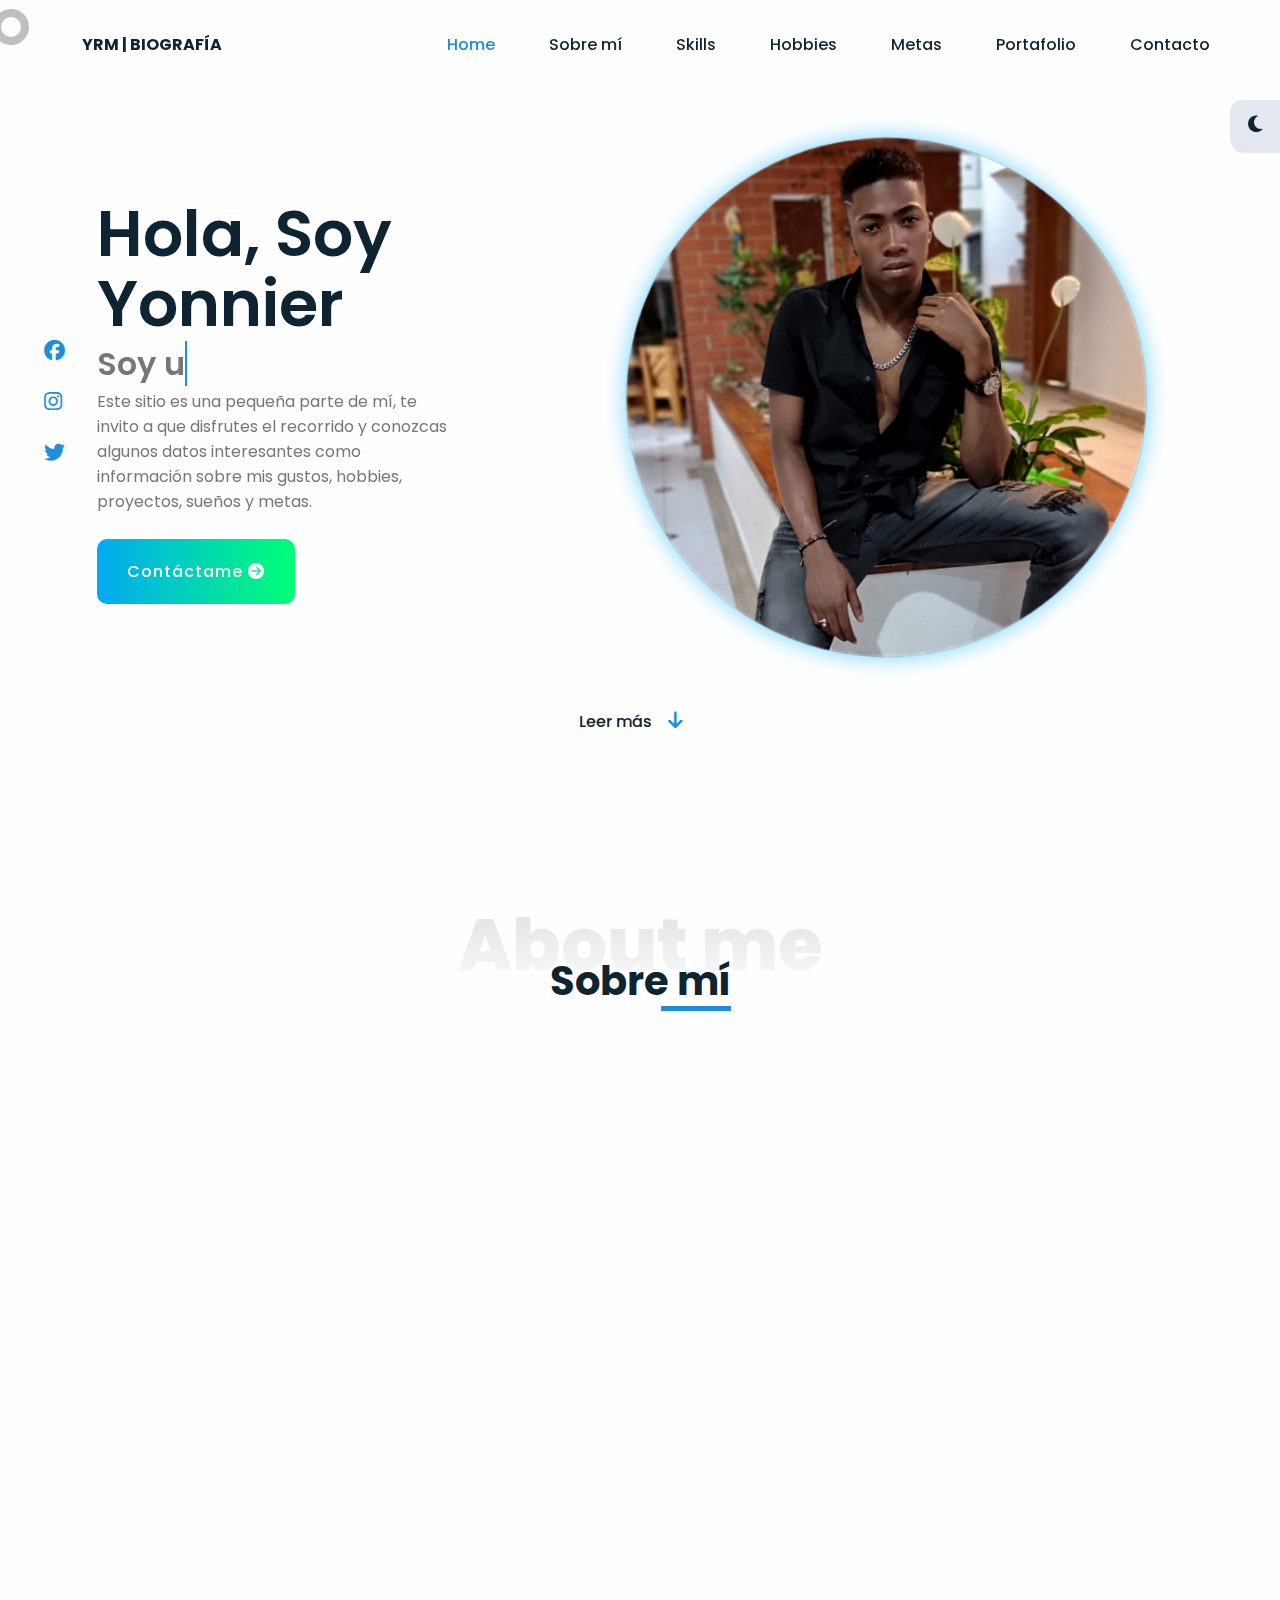
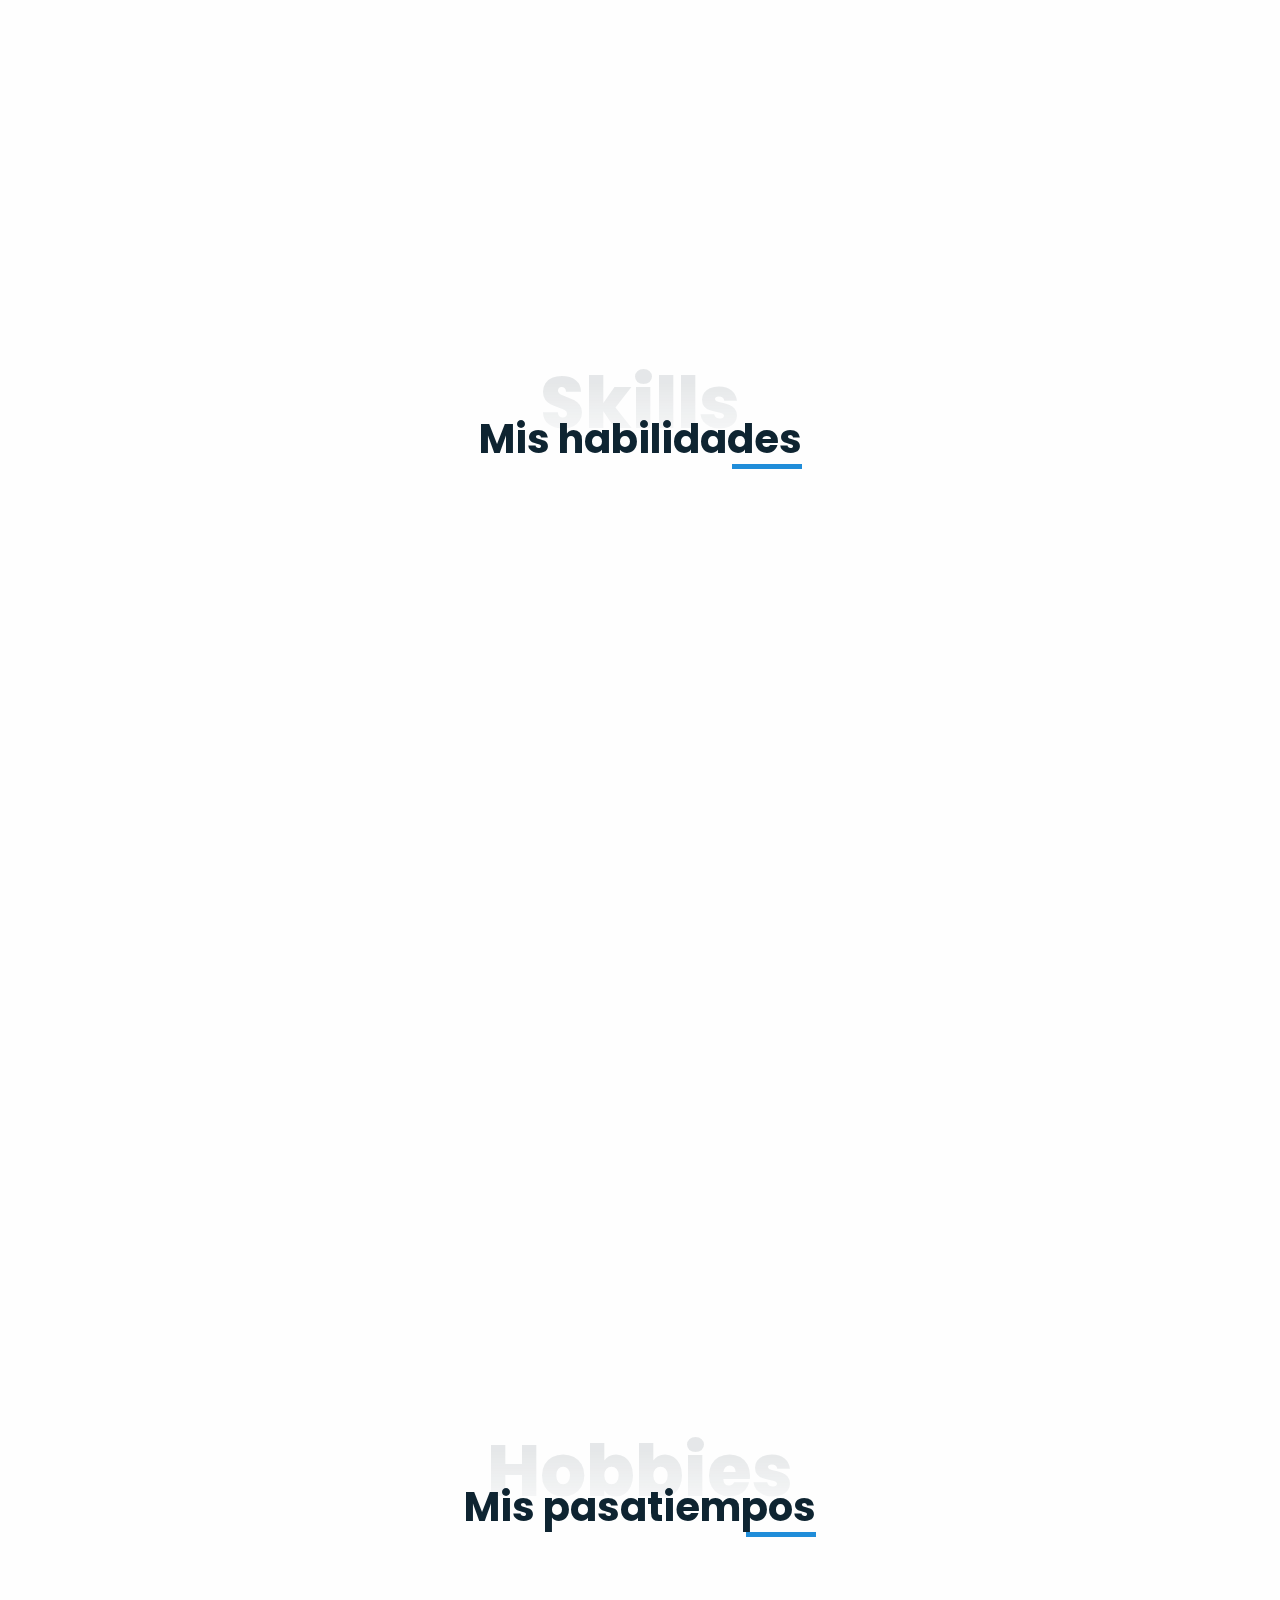
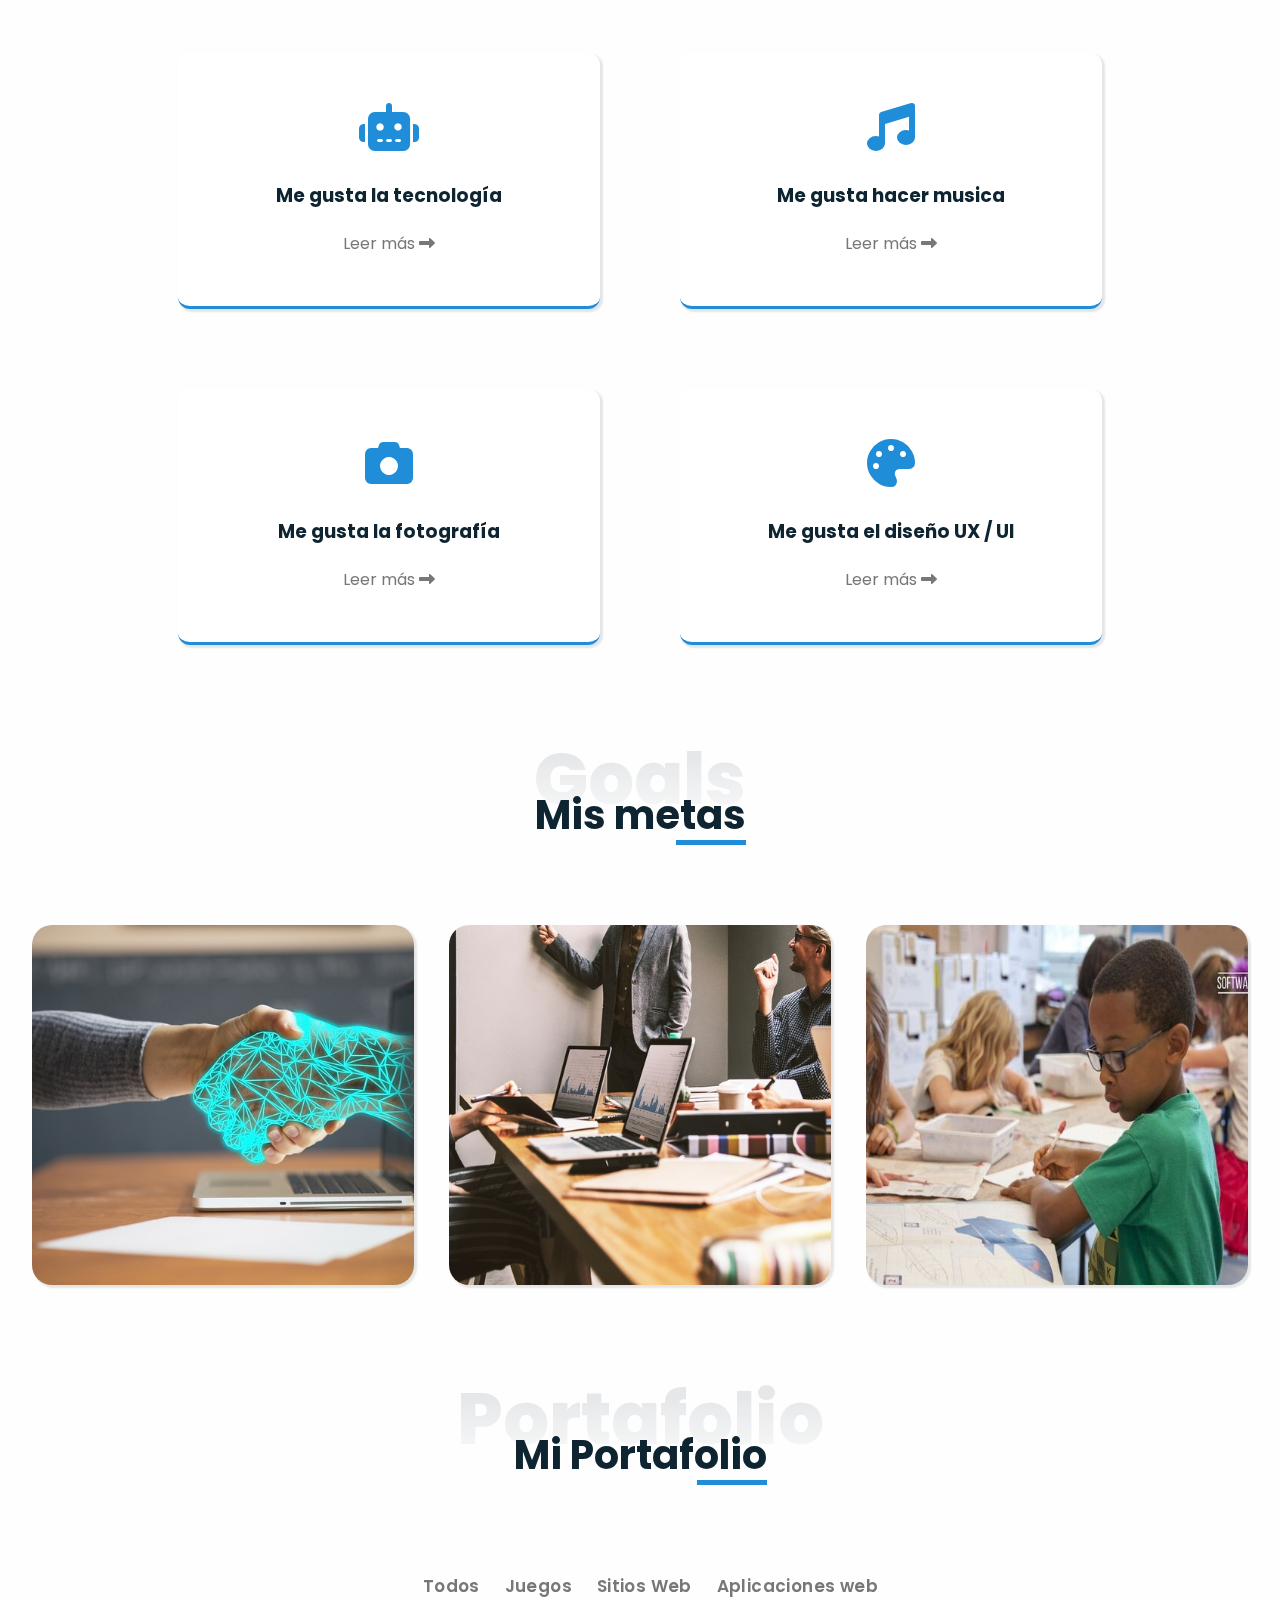
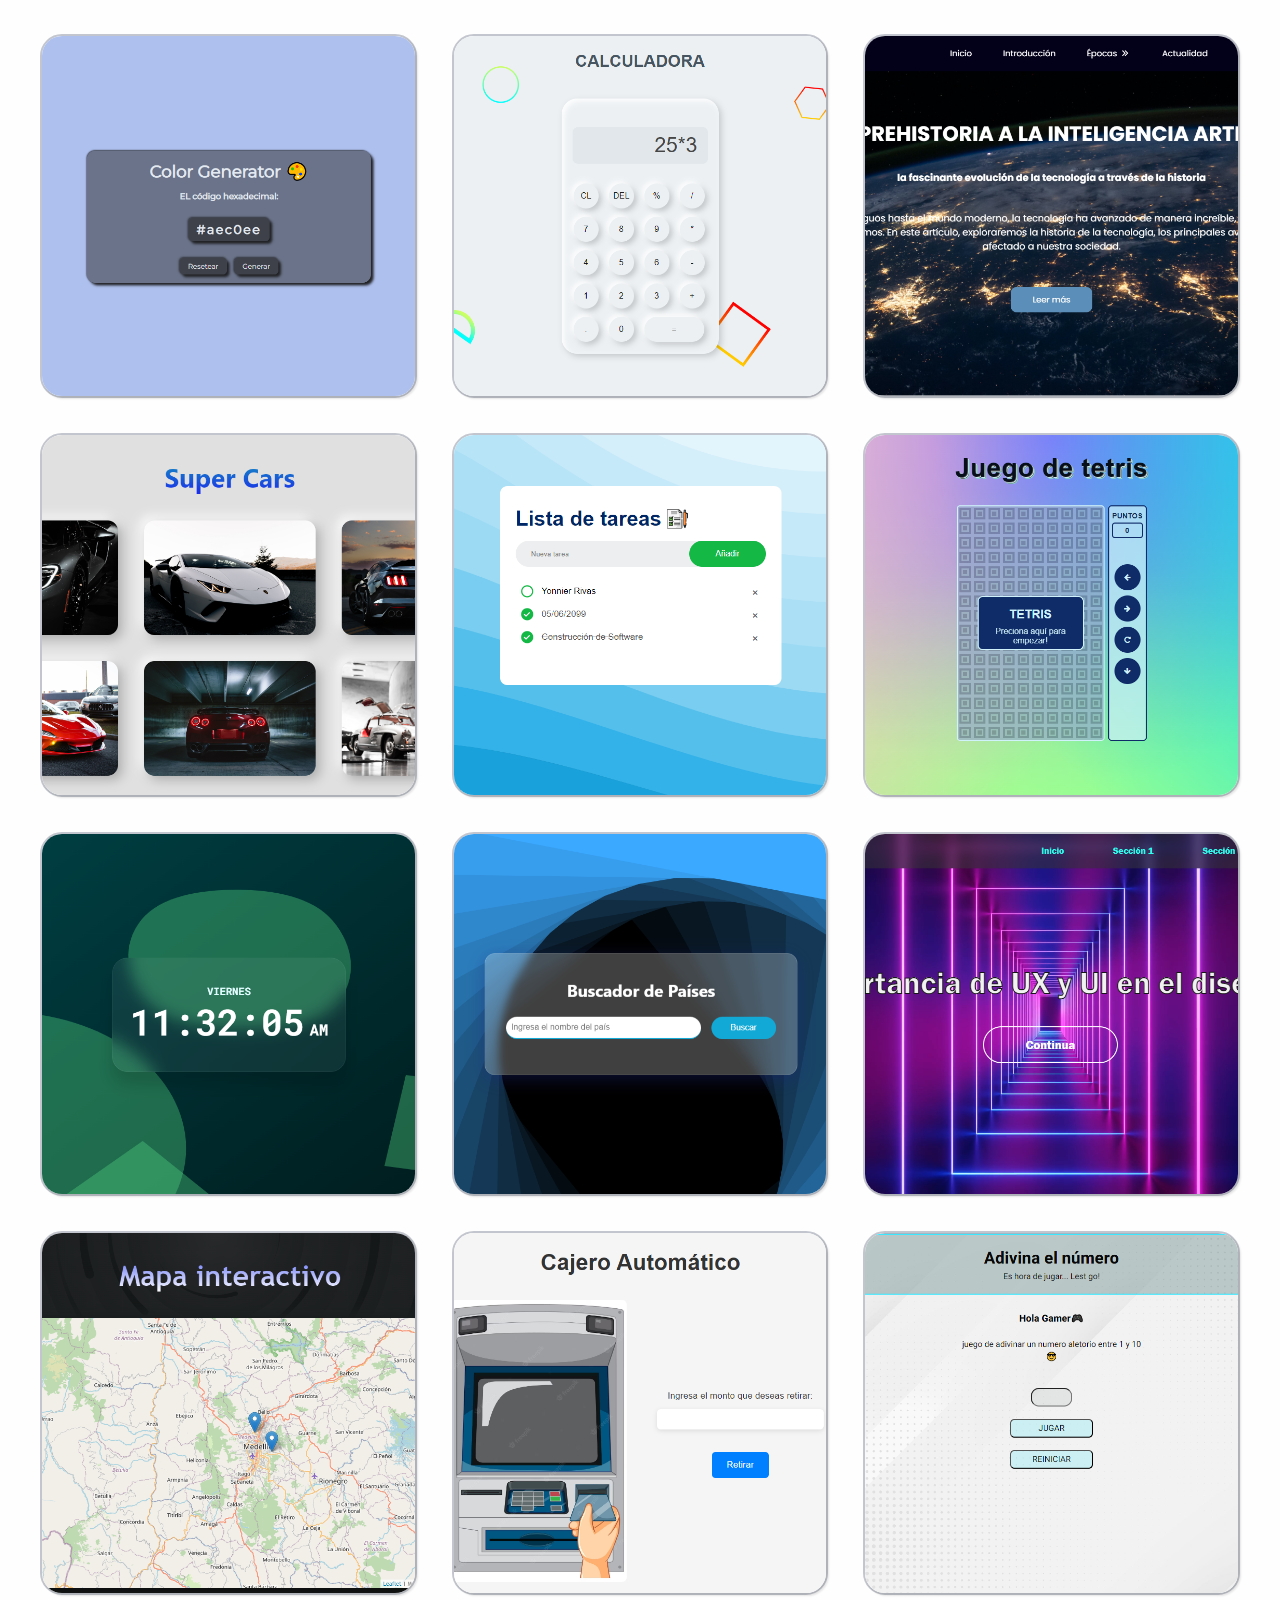
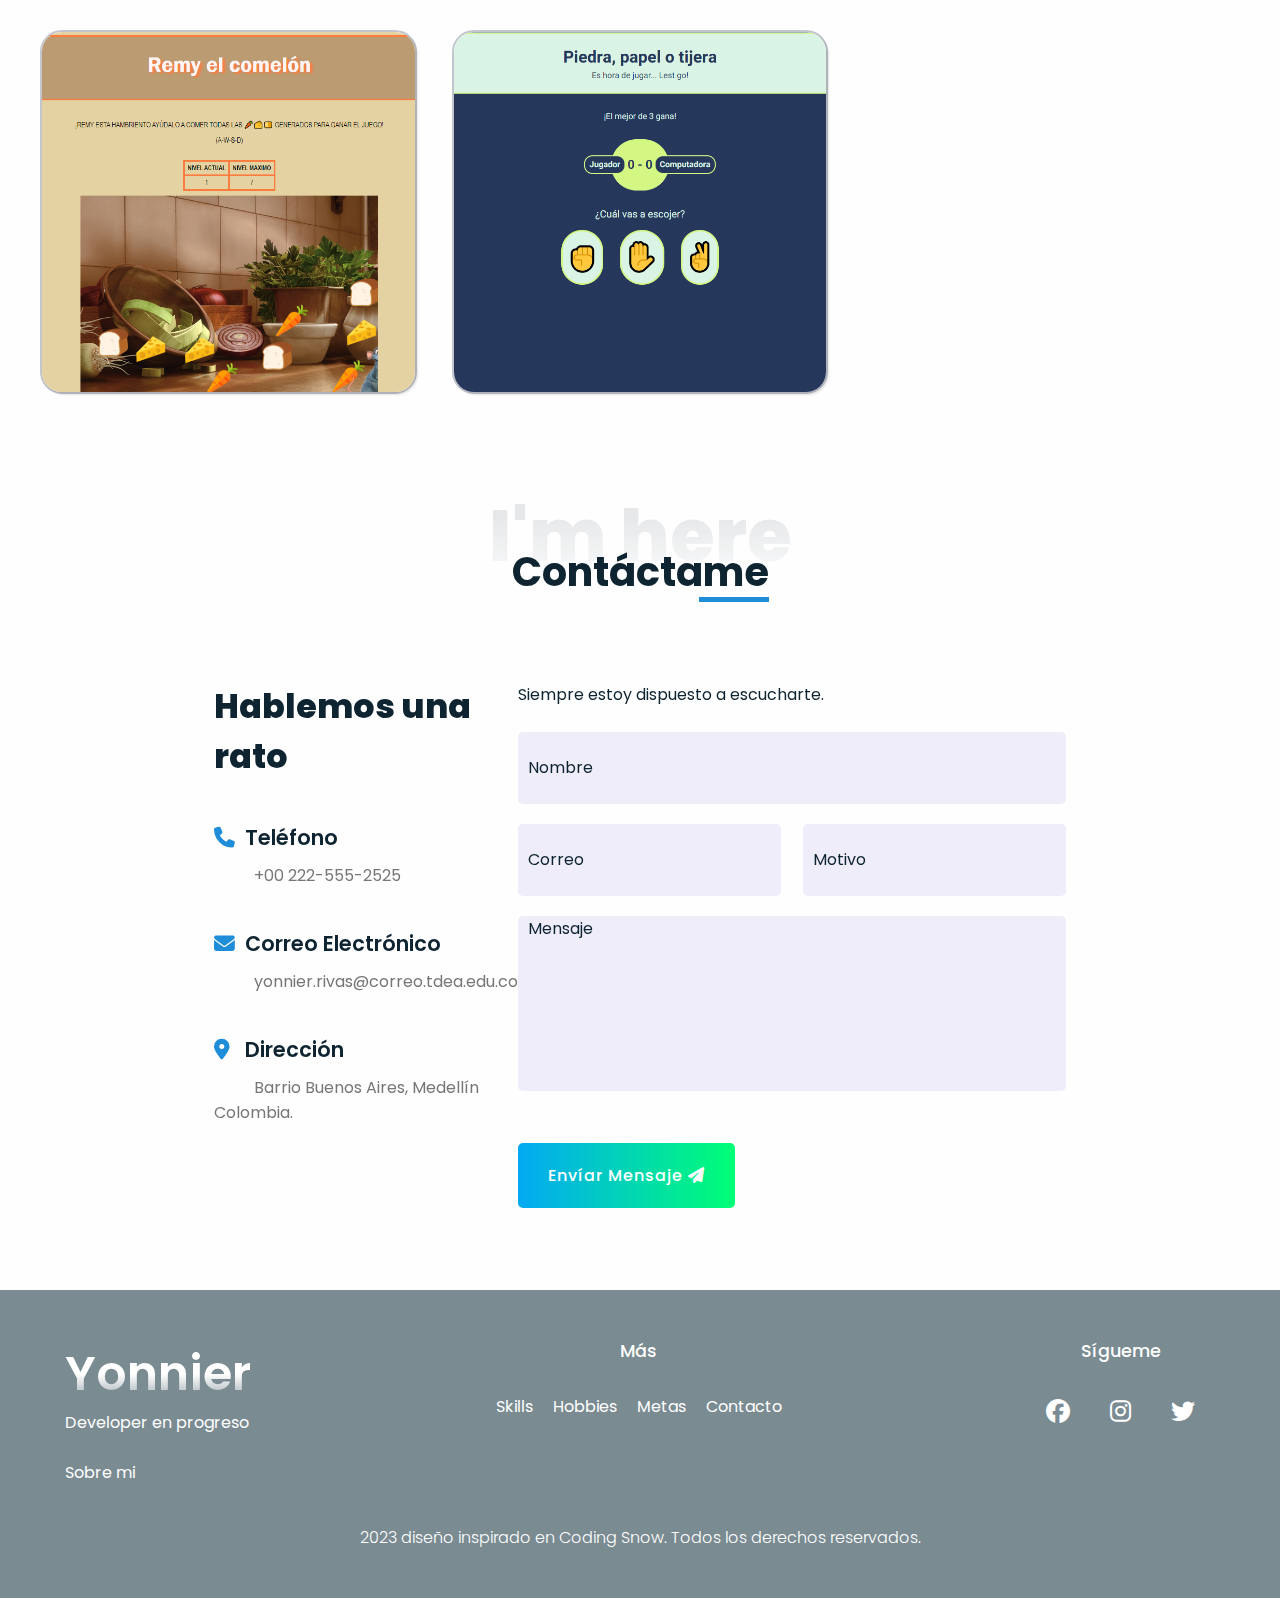
<file: index.html>
<!DOCTYPE html>
<html lang="en">
<head>
    <meta charset="UTF-8">
    <meta name="author" content="Yonnier David Rivas Mosquera" />
    <meta name="copyright" content="Yonnier David Rivas Mosquera" />
    <meta http-equiv="X-UA-Compatible" content="IE=edge">
    <meta name="viewport" content="width=device-width, initial-scale=1.0">
    <link rel="stylesheet" href="style.css">
    <link rel="stylesheet" href="https://cdnjs.cloudflare.com/ajax/libs/font-awesome/6.4.0/css/all.min.css">
    <link href="https://unpkg.com/aos@2.3.1/dist/aos.css" rel="stylesheet">
    <title>Biografía</title>
</head>

<body>
    <div class="cursor"></div>
    
    <!--Seccion del boton subir-->

    <div class="scrollIiAriiba-btn flex-center">
        <i class="fas fa-arrow-up"></i>
    </div>

    <!--Boton cambiar de color-->
    <div class="theme-btn flex-center">
        <i class="fas fa-moon"></i>
        <i class="fas fa-sun"></i>
    </div>

    <!--Header-->
    <header>
        <div class="nav-bar">
            <a href="#" class="logo">YRM | BIOGRAFÍA</a>
            <div class="navegacion">
                <div class="elementos">
                    <div class="nav-close-bnt"></div>
                    <a class="active" href="#home">Home</a>
                    <a href="#sobremi">Sobre mí</a>
                    <a href="#skills">Skills</a>
                    <a href="#hobbies">Hobbies</a>
                    <a href="#metas">Metas</a>
                    <a href="#portafolio">Portafolio</a>
                    <a href="#contact">Contacto</a>
                </div>
            </div> 
            <div class="nav-menu-btn"></div> 
        </div>
    </header>
    <br>
    <!--Parte del Home-->
    <section class="home" id="home">
        <div class="container flex-center">
            <div class="home-container">
                <div class="iconos-redes">
                    <a href="#"><i class="fab fa-facebook"></i></a>
                    <a href="#"><i class="fab fa-instagram"></i></a>
                    <a href="#"><i class="fab fa-twitter"></i></a>
                </div>
                <div class="info"data-aos="zoom-in-up">
                    <h2 data-aos="zoom-in-down">Hola, Soy Yonnier</h2>
                    <div class="wrapper">
                        <h1>
                            <a href="" class="typewrite" data-period="2000" data-type='[ "Soy un Developer en progreso.", "Soy Estudiante de sistemas.", "Me gusta el diseño.", "Soy Creativo." ]'>
                            <span class="wrap"></span>
                            </a>
                        </h1>
                    </div>
                    <p>Este sitio es una pequeña parte de mí, te invito a que disfrutes el recorrido y conozcas algunos datos 
                        interesantes como información sobre mis gustos, hobbies, proyectos, sueños 
                        y metas.
                    </p>
                    <a href="#contact" class="btnContacto">Contáctame <i class="fas fa-arrow-circle-right"></i></a>
                </div>
                <div class="home-img" data-aos="zoom-in-down">
                    <img class="tamaño-imghome" src="foto.png" alt="">
                </div>
            </div>
        </div>
        <a href="#sobremi" class="scroll-bajar">Leer más <i class="fas fa-arrow-down"></i></a>
    </section>

    <!--Parte de Sobre mi-->
    <section class="sobremi section" id="sobremi">
        <div class="container flex-center">
            <h1 class="titulo-01" >About me</h1>
            <h2 class="titulo-02">Sobre mí</h2>
            <div class="content flex-center">
                <div class="sobremi-img">
                    <img src="sobremi.jpg" alt="" data-aos="flip-left">
                </div>
                <div class="sobre-info" >
                    <div class="descripcion">
                    <h3 data-aos="fade-up" data-aos-anchor-placement="center-bottom">Soy Yonnier Rivas </h3>
                    <h4 data-aos="fade-up" data-aos-anchor-placement="center-bottom"> Un joven luchador que va en conquiesta de sus <span>sueños.</span></h4>
                    <br>
                    <p data-aos="fade-up" data-aos-anchor-placement="center-bottom"> Tengo 19 años y soy de la cuiudad Medellín Colombia. Soy un apasionado por el 
                        desarrollo de software y la tecnología. Tengo grandes sueños y metas por lograr. Soy una persona respetuosa, confiable, inteligente, creativa y 
                        persistente. Creo que, con el uso de la tecnología, la innovación y un buen corazón podemos cambiar 
                        el mundo.
                    </p>
                    <br>
                    <p data-aos="fade-up" data-aos-anchor-placement="center-bottom">Desde muy chico me he sentido atraído por la tecnología y sus avances, y cómo estos pueden mejorar la 
                        vida de las personas. Por eso decidí estudiar Sistemas en la institución universitaria 
                        del Tecnológico de Antioquia. Cursé mi bachillerato en la Institución
                        Educativa Carlos Vieco Ortiz, donde me destaqué por ser un buen estudiante.
                    </p>
                    </div>
                </div>
            </div>
        </div>
    </section>

    <!--Parte de las Skills-->
    <section class="skills section" id="skills">
        <div class="container flex-center">
            <h1 class="titulo-01">Skills</h1>
            <h2 class="titulo-02">Mis habilidades</h2> 
            <div class="content">
                <div class="skills-descripcion" data-aos="fade-up" data-aos-anchor-placement="center-bottom">
                    <h3>Educación & Skills</h3>
                    <p>¡Estos son mis superpoderes hasta ahora! A medida que gano experiencia y 
                        aprendo más, ¡mis estadísticas serán aún más impresionantes! 😎🚀
                    </p>
                </div>
                <br> 
                <div class="skills-info educacion-todo" data-aos="fade-up" data-aos-anchor-placement="center-bottom">
                    <div class="educacion">
                        <h4><label>Educación</label></h4>
                        <ul class="edu-list">
                            
                            <li class="item">
                                <span class="year">2020</span>
                                <p><span>Finalicé le bachillerato</span> - Institución Carlos Vieco Ortiz, Medellín Col</p>
                            </li>

                            <li class="item">
                                <span class="year">2021</span>
                                <p><span>Curso y certificación de English</span> - ABA English Academy, Medellín Col</p>
                            </li>

                            <li class="item">
                                <span class="year">2021-1</span>
                                <p><span>Curso de Sistemas </span> - Politécnico de Antioquia, Medellín Col</p>
                            </li>

                            <li class="item">
                                <span class="year">2021-2</span>
                                <p><span>Estudiante de Sistemas </span> - Institución Universitaria Tecnológico de Antioquia, Medellín Col</p>
                            </li>
                        </ul>
                    </div>

                    <div class="educacion">
                        <h4><label>Skills Técnicas</label></h4>
                        <ul class="barras">
                            <li class="bar">
                                <div class="info">
                                    <span>HTML & CSS</span>
                                    <span>78%</span>
                                </div>
                                <div class="line html"></div>
                            </li>
                            <li class="bar">
                                <div class="info">
                                    <span>JavaScript</span>
                                    <span>40%</span>
                                </div>
                                <div class="line javascript"></div>
                            </li>
                            <li class="bar">
                                <div class="info">
                                    <span>JAVA</span>
                                    <span>60%</span>
                                </div>
                                <div class="line java"></div>
                            </li>
                            <li class="bar">
                                <div class="info">
                                    <span>SQL</span>
                                    <span>60%</span>
                                </div>
                                <div class="line sql"></div>
                            </li>
                            <li class="bar">
                                <div class="info">
                                    <span>Suit Adobe</span>
                                    <span>78%</span>
                                </div>
                                <div class="line adobe"></div>
                            </li>
                            <li class="bar">
                                <div class="info">
                                    <span>FL Studio</span>
                                    <span>80%</span>
                                </div>
                                <div class="line fl"></div>
                            </li>
                        </ul>
                    </div>

                    <div class="educacion">
                        <h4><label>Skills Profesionales</label></h4>
                        <ul class="edu-list">
                            <li class="item">
                                <span class="skillProfecional">Trabajo en equipo</span>
                                <p>Me caracterizó por escuchar a mis compañeros y ser un buen líder.</p>
                            </li>
                            <li class="item">
                                <span class="skillProfecional">Creatividad</span>
                                <p>Siempre tengo ideas innovadoras para aportar a los proyectos.</p>
                            </li>
                            <li class="item">
                                <span class="skillProfecional">Dedicación</span>
                                <p>Soy muy responsable, cuidadoso y disciplinado con mi trabajo.</p>
                            </li>
                            <li class="item">
                                <span class="skillProfecional">Aprendizaje continuo</span>
                                <p>Nunca paro de aprender siempre estoy en constante evolución.</p>
                            </li>
                        </ul>
                </div>
            </div> 
        </div>
    </section>

    <!--Parte de los hobbies-->
    <section class="hobbies section" id="hobbies">
        <div class="container flex-center">
            <h1 class="titulo-01">Hobbies</h1>
            <h2 class="titulo-02">Mis pasatiempos</h2>
            <div class="content">
                <ul class="hobbies-list">

                    <li class="hobbies-container">
                        <div class="hobbies-card">
                            <i class="fas fa-robot"></i>
                            <h3>Me gusta la tecnología</h3>
                            <div class="leer-mas-btn"> Leer más <i class="fas fa-long-arrow-alt-right"></i></div>
                        </div>
                    
                        <div class="hobbies-modal flex-center">
                            <div class="hobbies-modal-boby">
                                <i class="fas fa-times modal-close-bnt"></i>
                                <h3>Me gusta la tecnología.</h3>
                                <br>
                                <p>Una de las cosas que más me apasiona en la vida es el desarrollo web, la inteligencia artificial, 
                                    el machine learning y los sistemas operativos. Me encanta crear páginas web que sean funcionales, atractivas y accesibles. </p>
                                <br>
                                <p>Me fascina explorar las posibilidades que ofrece la inteligencia artificial para resolver problemas 
                                    complejos y mejorar el mundo. Me divierte aprender sobre el machine learning y cómo las máquinas pueden 
                                    aprender de los datos y de sí mismas. Y me interesa conocer los sistemas operativos y cómo funcionan por dentro.</p>
                            </div>
                        </div>
                    </li>

                    <li class="hobbies-container">
                        <div class="hobbies-card">
                            <i class="fas fa-music"></i>
                            <h3>Me gusta hacer musica</h3>
                            <div class="leer-mas-btn"> Leer más <i class="fas fa-long-arrow-alt-right"></i></div>
                        </div>
                    
                        <div class="hobbies-modal flex-center">
                            <div class="hobbies-modal-boby">
                                <i class="fas fa-times modal-close-bnt"></i>
                                <h3>Me gusta la musica.</h3>
                                <br>
                                <p>Otra de mis grandes pasiones es la producción musical y el área audiovisual. Me gusta mucho producir, 
                                    crear y explorar en los diferentes géneros musicales, desde el rock hasta el reggaetón.  </p>
                                <br>
                                <p>Creo que la música es una forma de expresarme, de conectar conmigo mismo y con los demás. La música 
                                    me alegra el día, me relaja, me inspira y me hace sentir vivo.</p>
                            </div>
                        </div>
                    </li>

                    <li class="hobbies-container">
                        <div class="hobbies-card">
                            <i class="fas fa-camera"></i>
                            <h3>Me gusta la fotografía</h3>
                            <div class="leer-mas-btn"> Leer más <i class="fas fa-long-arrow-alt-right"></i></div>
                        </div>

                        <div class="hobbies-modal flex-center">
                            <div class="hobbies-modal-boby">
                                <i class="fas fa-times modal-close-bnt"></i>
                                <h3>Me gusta la fotografía.</h3>
                                <br>
                                <p>Disfruto mucho de tomar fotografías, hacer videos y editarlos. Me parece que son una forma de arte, de 
                                    capturar la belleza del mundo y de guardar los momentos especiales para siempre.  </p>
                                <br>
                                <p>Me gusta experimentar con diferentes ángulos, luces, filtros y efectos. Me gusta compartir mis creaciones 
                                    con mis amigos, familiares y seguidores. Me gusta ver sus reacciones, sus comentarios y sus sugerencias.</p>
                            </div>
                        </div>
                    </li>

                    <li class="hobbies-container">
                        <div class="hobbies-card">
                            <i class="fas fa-palette"></i>
                            <h3>Me gusta el diseño UX / UI</h3>
                            <div class="leer-mas-btn"> Leer más <i class="fas fa-long-arrow-alt-right"></i></div>
                        </div>

                        <div class="hobbies-modal flex-center">
                            <div class="hobbies-modal-boby">
                                <i class="fas fa-times modal-close-bnt"></i>
                                <h3>Me gusta el Diseño.</h3>
                                <br>
                                <p>Soy fiel creyente de que lo que necesitan las personas a la hora de interactuar con un software es una interfaz con a que se puedan conectar facilmente.
                                El mundo ya se acostumbró a la intaractividad, al diseño y a simplificar y minimizar procesos.</p>
                                <br>
                                <p>Me gusta explorar el mundo de diseño UX y UI ya que es lo que permite que usurios se sientan identifcados con el software, para mi es fundamental por medio
                                    del diseño de interfaces lograr una intaractividad, fluidez, optimización y simplicidad para que todo tipo de usuario pueda disfrutar de mis trabajos.</p>
                            </div>
                        </div>
                    </li>
                </ul>
            </div>
        </div>
    </section>

    <!--Parte de metas-->

    <section class="metas  section" id="metas">
    <div class="container flex-center">
        <h1 class="titulo-01">Goals</h1>
        <h2 class="titulo-02">Mis metas</h2>
        <div class="container">
            <div class="metas-list">
                <div class="img-card-container">
                    <div class="img-card">
                        <div class="overlay"></div>
                        <div class="info">
                            <h3>Meta académica</h3>
                            <span>Ingeniero en sistemas</span>
                        </div>
                        <img src="meta academica.jpg" alt="">
                    </div>
                    <div class="metas-model flex-center">
                        <div class="metas-model-body">
                            <i class="fas fa-times metas-close-bnt"></i>
                            <h3>Meta académica</h3>
                            <img src="meta academica.jpg" alt="">
                            <p>Quiero convertirme en un ingeniero de sistemas de primera, capaz de crear soluciones innovadoras en el campo de la 
                                inteligencia artificial y el desarrollo de nuevas tecnologías, tanto en hardware como en software. Para ello, sé que 
                                tengo que estudiar mucho y especializarme en estas áreas. También quiero dominar el idioma inglés, porque es la llave
                                que me abrirá muchas puertas y oportunidades en el mundo laboral.
                            </p>
                        </div>
                    </div>
                </div>
                <div class="img-card-container">
                    <div class="img-card">
                        <div class="overlay"></div>
                        <div class="info">
                            <h3>Meta laboral</h3>
                            <span>Ser mi jefe</span>
                        </div>
                        <img src="meta laboral.jpg" alt="">
                    </div>
                    <div class="metas-model flex-center">
                        <div class="metas-model-body">
                            <i class="fas fa-times metas-close-bnt"></i>
                            <h3>Meta académica</h3>
                            <img src="meta laboral.jpg" alt="">
                            <p>Mi sueño es tener mi propio setup de desarrollo de software, donde pueda ofrecer mis servicios a los clientes que necesiten
                                resolver sus problemas o mejorar sus procesos con la ayuda de la tecnología. Mi propósito es trabajar en la empresa de 
                                tecnología Apple, porque soy un gran admirador de su filosofía, sus productos y su cultura. Me encantaría formar parte 
                                de ese equipo y aprender de los mejores.
                            </p>
                        </div>
                    </div>
                </div>
                <div class="img-card-container">
                    <div class="img-card">
                        <div class="overlay"></div>
                        <div class="info">
                            <h3>Meta social</h3>
                            <span>Mi propia fundación</span>
                        </div>
                        <img src="meta social.jpg" alt="">
                    </div>
                    <div class="metas-model flex-center">
                        <div class="metas-model-body">
                            <i class="fas fa-times metas-close-bnt"></i>
                            <h3>Meta académica</h3>
                            <img src="meta social.jpg" alt="">
                            <p>Me gustaría aportar mi granito de arena para hacer de este mundo un lugar mejor. Por eso, me gustaría crear una fundación
                            para ayudar a los niños con diversas necesidades, ya sean económicas o sociales, en Medellín. Creo que los niños son el 
                            futuro y merecen tener las mismas oportunidades y derechos que todos. Quiero contribuir a su educación, salud y bienestar.
                            </p>
                        </div>
                    </div>
                </div>
            </div>
        </div>
    </div>
    </section>



    <!--Parte de portafolio-->
    <section class="portafolio  section" id="portafolio">
        <div class="container flex-center" >
            <h1 class="titulo-01">Portafolio</h1>
            <h2 class="titulo-02">Mi Portafolio</h2>
            <div class="portafolio-container" id="portafolio-container">
                
                <div class="filtar-buttons">
                    
                    <input type="radio" name="filtro" id="todos" checked="yes">
                    <label for="todos">Todos</label>
        
                    <input type="radio" name="filtro" id="juegos">
                    <label for="juegos">Juegos</label>
        
                    <input type="radio" name="filtro" id="websites">
                    <label for="websites">Sitios Web</label>
        
                    <input type="radio" name="filtro" id="webApps">
                    <label for="webApps">Aplicaciones web</label>
                
                    <div class="container" id="elementosP">
                        <div class="metas-list portafolio-lista" id="elementosP">
                            
                            <div class="img-card-container mix webApps" id="webApps">
                                <div class="img-card">
                                    <div class="overlay"></div>
                                    <div class="info">
                                        <h3>Generador de Colores</h3>
                                        <span>genera colores con solo un click.</span>
                                    </div>
                                    <img src="imag/colores.png" alt="">
                                </div>
                                <div class="metas-model flex-center">
                                    <div class="metas-model-body">
                                        <i class="fas fa-times metas-close-bnt"></i>
                                        <h3>Generador de Colores</h3>
                                        <img src="imag/colores.png" alt="">
                                        <p>Este esta es una pagina web donde con tan solo precionar un botón puesdes generar un color aleatoriamente, obteniendo el codigo hexdecimal.</p>
                                        <a href="trabajos/1-colores/colores.html" class="btnContacto">Ver Sitio <i class="fas fa-arrow-circle-right"></i></a>
                                    </div>
                                </div>
                            </div>
                            <div class="img-card-container mix webApps" id="webApps">
                                <div class="img-card">
                                    <div class="overlay"></div>
                                    <div class="info">
                                        <h3>Calculadora</h3>
                                        <span>Interactua con una calculadora moderna.</span>
                                    </div>
                                    <img src="imag/calculadora.png" alt="">
                                </div>
                                <div class="metas-model flex-center">
                                    <div class="metas-model-body">
                                        <i class="fas fa-times metas-close-bnt"></i>
                                        <h3>Calculadora</h3>
                                        <img src="imag/calculadora.png" alt="">
                                        <p>La herramienta definitiva para cálculos rápidos y precisos, envuelta en un diseño moderno y una experiencia interactiva que te sorprenderá. Simplifica tus operaciones matemáticas con estilo y precisión!</p>
                                        <a href="trabajos/2-calculadora/calculadora.html" class="btnContacto">Ver Sitio <i class="fas fa-arrow-circle-right"></i></a>
                                    </div>
                                </div>
                            </div>
                            <div class="img-card-container mix websites" id="websites">
                                <div class="img-card">
                                    <div class="overlay"></div>
                                    <div class="info">
                                        <h3>Menu Interactivo</h3>
                                        <span>navega por medio de un menu interactivo.</span>
                                    </div>
                                    <img src="imag/menu.png" alt="">
                                </div>
                                <div class="metas-model flex-center">
                                    <div class="metas-model-body">
                                        <i class="fas fa-times metas-close-bnt"></i>
                                        <h3>Menu interactivo</h3>
                                        <img src="imag/menu.png" alt="">
                                        <p>La herramienta definitiva para cálculos rápidos y precisos, envuelta en un diseño moderno y una experiencia interactiva que te sorprenderá. Simplifica tus operaciones matemáticas con estilo y precisión!</p>
                                        <a href="trabajos/3-menu/menu.html" class="btnContacto">Ver Sitio <i class="fas fa-arrow-circle-right"></i></a>
                                    </div>
                                </div>
                            </div>
                            <div class="img-card-container mix websites" id="websites">
                                <div class="img-card">
                                    <div class="overlay"></div>
                                    <div class="info">
                                        <h3>Galeria de SuperCars</h3>
                                        <span>Conoce los superAutos mas exclusivos.</span>
                                    </div>
                                    <img src="imag/galeria.png" alt="">
                                </div>
                                <div class="metas-model flex-center">
                                    <div class="metas-model-body">
                                        <i class="fas fa-times metas-close-bnt"></i>
                                        <h3>Galeria de SuperCars</h3>
                                        <img src="imag/galeria.png" alt="">
                                        <p>¿Estás listo para adentrarte en el mundo de los SuperCars y dejar que la adrenalina fluya a través de tus venas? ¡Prepárate para una experiencia inolvidable con nuestra Galería de SuperCars! Explora, interactúa y enamórate de la perfección automotriz en cada clic. </p>
                                        <a href="trabajos/4-galeria/galeria.html" class="btnContacto">Ver Sitio <i class="fas fa-arrow-circle-right"></i></a>
                                    </div>
                                </div>
                            </div>
                            <div class="img-card-container mix webApps" id="webApps">
                                <div class="img-card">
                                    <div class="overlay"></div>
                                    <div class="info">
                                        <h3>Lista de tareas</h3>
                                        <span>Gestiona tus tareas por medio de este sitio</span>
                                    </div>
                                    <img src="imag/tareas.png" alt="">
                                </div>
                                <div class="metas-model flex-center">
                                    <div class="metas-model-body">
                                        <i class="fas fa-times metas-close-bnt"></i>
                                        <h3>Lista tareas</h3>
                                        <img src="imag/tareas.png" alt="">
                                        <p>¡Descubre nuestra práctica y eficiente Lista de Tareas: la herramienta perfecta para organizar tu vida de manera fácil y efectiva! Nuestra aplicación web te permitirá agregar, eliminar y gestionar tus tareas de manera sencilla, ayudándote a mantener el control y la productividad en tu día a día.  </p>
                                        <a href="trabajos/5-tareas/tareas.html" class="btnContacto">Ver Sitio <i class="fas fa-arrow-circle-right"></i></a>
                                    </div>
                                </div>
                            </div>
                            <div class="img-card-container mix juegos" id="juegos">
                                <div class="img-card">
                                    <div class="overlay"></div>
                                    <div class="info">
                                        <h3>Juego de Tetris</h3>
                                        <span>Diviertete jugando tetris recordando tu infancia. </span>
                                    </div>
                                    <img src="imag/tetris.png" alt="">
                                </div>
                                <div class="metas-model flex-center">
                                    <div class="metas-model-body">
                                        <i class="fas fa-times metas-close-bnt"></i>
                                        <h3>Juego de Tetris</h3>
                                        <img src="imag/tetris.png" alt="">
                                        <p>Nuestro juego de Tetris te ofrece una experiencia cautivadora y adictiva desde el primer bloque que cae. Desarrollado con HTML, CSS y JS, hemos recreado la esencia clásica del juego con un toque moderno y dinámico que te mantendrá enganchado por horas.</p>
                                        <a href="trabajos/6-juego/juego.html" class="btnContacto">Ver Sitio <i class="fas fa-arrow-circle-right"></i></a>
                                    </div>
                                </div>
                            </div>
                            <div class="img-card-container mix websites" id="websites">
                                <div class="img-card">
                                    <div class="overlay"></div>
                                    <div class="info">
                                        <h3>Manten del contro del tiempo</h3>
                                        <span>LLeva el control del tiempo en un reloj interactivo </span>
                                    </div>
                                    <img src="imag/reloj.png" alt="">
                                </div>
                                <div class="metas-model flex-center">
                                    <div class="metas-model-body">
                                        <i class="fas fa-times metas-close-bnt"></i>
                                        <h3>Manten del contro del tiempo</h3>
                                        <img src="imag/reloj.png" alt="">
                                        <p>¡Controla tu tiempo como nunca antes con nuestro innovador Mantenimiento del Control del Tiempo! Descubre un reloj moderno e interactivo que te ayudará a optimizar tus actividades y aprovechar al máximo cada minuto de tu día.</p>
                                        <a href="trabajos/7-reloj/reloj.html" class="btnContacto">Ver Sitio <i class="fas fa-arrow-circle-right"></i></a>
                                    </div>
                                </div>
                            </div>
                            <div class="img-card-container mix webApps" id="webApps">
                                <div class="img-card">
                                    <div class="overlay"></div>
                                    <div class="info">
                                        <h3>Bucador de Países</h3>
                                        <span>Explora y conoce toda la inforamción de un país.</span>
                                    </div>
                                    <img src="imag/api.png" alt="">
                                </div>
                                <div class="metas-model flex-center">
                                    <div class="metas-model-body">
                                        <i class="fas fa-times metas-close-bnt"></i>
                                        <h3>Bucador de Países</h3>
                                        <img src="imag/api.png" alt="">
                                        <p>¡Descubre el mundo con nuestro poderoso Buscador de Países! Utilizando la API de Restcountries, te ofrecemos una herramienta interactiva y completa para explorar información detallada sobre cualquier país que desees.</p>
                                        <a href="trabajos/8-api/api.html" class="btnContacto">Ver Sitio <i class="fas fa-arrow-circle-right"></i></a>
                                    </div>
                                </div>
                            </div>
                            <div class="img-card-container mix websites" id="websites">
                                <div class="img-card">
                                    <div class="overlay"></div>
                                    <div class="info">
                                        <h3>Scroll suave e interactivo</h3>
                                        <span>Explora y conoce acerca del UX y UI en este sitio.</span>
                                    </div>
                                    <img src="imag/scroll.png" alt="">
                                </div>
                                <div class="metas-model flex-center">
                                    <div class="metas-model-body">
                                        <i class="fas fa-times metas-close-bnt"></i>
                                        <h3>Scroll suave e interactivo</h3>
                                        <img src="imag/scroll.png" alt="">
                                        <p>¡Deslízate suavemente hacia el futuro del diseño de interfaz y experiencia de usuario con nuestra página web interactiva de Scroll Suave! Sumérgete en un viaje visualmente impresionante y cautivador que te mostrará los principios clave del UI (interfaz de usuario) y el UX (experiencia de usuario).</p>
                                        <a href="trabajos/9-scroll/scroll.html" class="btnContacto">Ver Sitio <i class="fas fa-arrow-circle-right"></i></a>
                                    </div>
                                </div>
                            </div>
                            <div class="img-card-container mix webApps" id="webApps">
                                <div class="img-card">
                                    <div class="overlay"></div>
                                    <div class="info">
                                        <h3>Mapa interactivo</h3>
                                        <span>Explora y conoce acerca del UX y UI en este sitio.</span>
                                    </div>
                                    <img src="imag/mapa.png" alt="">
                                </div>
                                <div class="metas-model flex-center">
                                    <div class="metas-model-body">
                                        <i class="fas fa-times metas-close-bnt"></i>
                                        <h3>Mapa interactivo</h3>
                                        <img src="imag/mapa.png" alt="">
                                        <p>¡Embárcate en una emocionante aventura por el mundo con nuestro Mapa Interactivo! Descubre la belleza y diversidad de nuestro planeta mientras navegas por un mapa interactivo que te llevará a lugares fascinantes y te sumergirá en culturas únicas.</p>
                                        <a href="trabajos/10-mapa/mapa.html" class="btnContacto">Ver Sitio <i class="fas fa-arrow-circle-right"></i></a>
                                    </div>
                                </div>
                            </div>
                            <div class="img-card-container mix webApps" id="webApps">
                                <div class="img-card">
                                    <div class="overlay"></div>
                                    <div class="info">
                                        <h3>Cajero Automatico</h3>
                                        <span>Explora y conoce acerca del UX y UI en este sitio.</span>
                                    </div>
                                    <img src="imag/cajero.png" alt="">
                                </div>
                                <div class="metas-model flex-center">
                                    <div class="metas-model-body">
                                        <i class="fas fa-times metas-close-bnt"></i>
                                        <h3>Cajero Automatico</h3>
                                        <img src="imag/cajero.png" alt="">
                                        <p>¡Bienvenido al futuro de la banca con nuestra simulación de Cajero Automático! Descubre la comodidad y la eficiencia de realizar transacciones bancarias de manera rápida y segura con nuestra innovadora plataforma.</p>
                                        <a href="trabajos/CajeroAutomatico/cajero.html" class="btnContacto">Ver Sitio <i class="fas fa-arrow-circle-right"></i></a>
                                    </div>
                                </div>
                            </div>
                            <div class="img-card-container mix juegos" id="juegos">
                                <div class="img-card">
                                    <div class="overlay"></div>
                                    <div class="info">
                                        <h3>Juego de adivinar</h3>
                                        <span>Explora y disfruta adivinar el número aleatorio.</span>
                                    </div>
                                    <img src="imag/adivinar.png" alt="">
                                </div>
                                <div class="metas-model flex-center">
                                    <div class="metas-model-body">
                                        <i class="fas fa-times metas-close-bnt"></i>
                                        <h3>Cajero Automatico</h3>
                                        <img src="imag/adivinar.png" alt="">
                                        <p>¡Prepárate para poner a prueba tu astucia y habilidades con nuestro emocionante juego interactivo de Adivinar el Número! Sumérgete en un desafío lleno de intriga y emoción mientras intentas descubrir el número oculto.</p>
                                        <a href="trabajos/Juego-adivinar/adivinar.html" class="btnContacto">Ver Sitio <i class="fas fa-arrow-circle-right"></i></a>
                                    </div>
                                </div>
                            </div>
                            <div class="img-card-container mix juegos" id="juegos">
                                <div class="img-card">
                                    <div class="overlay"></div>
                                    <div class="info">
                                        <h3>Juego de ratatouille</h3>
                                        <span>Disfruta la experiencia de alimentar a ratatouille.</span>
                                    </div>
                                    <img src="imag/ratatouille.png" alt="">
                                </div>
                                <div class="metas-model flex-center">
                                    <div class="metas-model-body">
                                        <i class="fas fa-times metas-close-bnt"></i>
                                        <h3>Juego de ratatouille</h3>
                                        <img src="imag/ratatouille.png" alt="">
                                        <p>En este juego encantador, asumirás el papel de un chef maestro y tu objetivo será ayudar al pequeño ratón a encontrar y recolectar los ingredientes necesarios para preparar su deliciosa comida. </p>
                                        <a href="trabajos/Minijuego-Ratatouille/ratatouille.html" class="btnContacto">Ver Sitio <i class="fas fa-arrow-circle-right"></i></a>
                                    </div>
                                </div>
                            </div>
                            <div class="img-card-container mix juegos" id="juegos">
                                <div class="img-card">
                                    <div class="overlay"></div>
                                    <div class="info">
                                        <h3>Juego de piedra papel o tijera</h3>
                                        <span>Disfruta la experiencia de jugar piedra papel o tijera.</span>
                                    </div>
                                    <img src="imag/PPT.png" alt="">
                                </div>
                                <div class="metas-model flex-center">
                                    <div class="metas-model-body">
                                        <i class="fas fa-times metas-close-bnt"></i>
                                        <h3>Juego de ratatouille</h3>
                                        <img src="imag/PPT.png" alt="">
                                        <p>¡Prepárate para desafiar tus habilidades estratégicas y tu intuición en nuestro juego interactivo y moderno de Piedra, Papel o Tijera! Sumérgete en una experiencia emocionante mientras compites contra la inteligencia artificial en este clásico juego de decisiones rápidas. </p>
                                        <a href="trabajos/Piedra-Papel-Tijera/PPT.html" class="btnContacto">Ver Sitio <i class="fas fa-arrow-circle-right"></i></a>
                                    </div>
                                </div>
                            </div>
                        </div>
                    </div>
            </div>
        </div>
    </section>

    <!--Parte de Contacto-->
    <section class="contact section" id="contact">
        <div class="container flex-center">
            <h1 class="titulo-01">I'm here</h1>
            <h2 class="titulo-02">Contáctame</h2>
            <div class="content">
                <div class="contact-left">
                    <h2> Hablemos una rato</h2>
                    <ul class="contact-list">
                        <li>
                            <h3 class="item-title"> <i class="fas fa-phone"></i>Teléfono</h3>
                            <span>+00 222-555-2525</span>
                        </li>
                        <li>
                            <h3 class="item-title"> <i class="fas fa-envelope"></i>Correo Electrónico</h3>
                            <span><a href="mailto:yonnier.rivas@correo.tdea.edu.co">yonnier.rivas@correo.tdea.edu.co</a></span>
                        </li>
                        <li>
                            <h3 class="item-title"> <i class="fas fa-map-marker-alt"></i> Dirección</h3>
                            <span> Barrio Buenos Aires, Medellín Colombia.</span>
                        </li>
                    </ul>
                </div>
                <div class="contact-right">
                    <p>Siempre estoy dispuesto a escucharte.</p>
                    <br>
                    <form action="" class="contact-form">
                        <div class="first-row">
                            <input type="text" placeholder="Nombre">
                        </div>
                        <div class="second-row">
                            <input type="text" placeholder="Correo">
                            <input type="text" placeholder="Motivo">
                        </div>
                        <div class="third-row">
                            <textarea name="mensaje" id="" rows="7" placeholder="Mensaje"></textarea>
                        </div>
                        <br>
                        <button class="btnContacto two" type="submit">Envíar Mensaje <i class="fas fa-paper-plane"></i>
                        </button>
                    </form>
                </div>
            </div>
        </div>
    </section>

    <!--Parte de pie de pagina-->
    <footer>
        <div class="footer-container">
            <div class="sobre group">
                <h2>Yonnier</h2>
                <p>Developer en progreso</p>
                <br>
                <a href="#sobremi"> Sobre mi</a>
            </div>
            <div class="hr"></div>
            <div class="info group">
                <h3>Más</h3>
                <ul>
                    <li><a href="#skills">Skills</a></li>
                    <li><a href="#hobbies">Hobbies</a></li>
                    <li><a href="#metas">Metas</a></li>
                    <li><a href="#contact">Contacto</a></li>

                </ul>
            </div>
            <div class="hr"></div>
            <div class="sigueme group">
                <h3>Sígueme</h3>
                <ul>
                    <li><a href=""><i class="fab fa-facebook"></i></a></li>
                    <li><a href=""><i class="fab fa-instagram"></i></a></li>
                    <li><a href=""><i class="fab fa-twitter"></i></a></li>
                </ul>
            </div>
        </div>
        <div class="footer-copyright group">
            <p>2023 diseño inspirado en Coding Snow. Todos los derechos reservados.</p>
        </div>
    </footer>

    <!--coneccion al script-->
    <script src="main.js"></script>
    <script src="https://unpkg.com/aos@2.3.1/dist/aos.js"></script>
    <script>
        AOS.init();
    </script>

    <script>
          const cursor = document.querySelector('.cursor');

        document.addEventListener('mousemove', e => {
            cursor.setAttribute("style", "top: "+(e.pageY - 10)+"px; left: "+(e.pageX - 10)+"px;")
        })

        document.addEventListener('click', () => {
            cursor.classList.add("expand");

            setTimeout(() => {
                cursor.classList.remove("expand");
            }, 500)
        })
    </script>
</body>
</html>
</file>
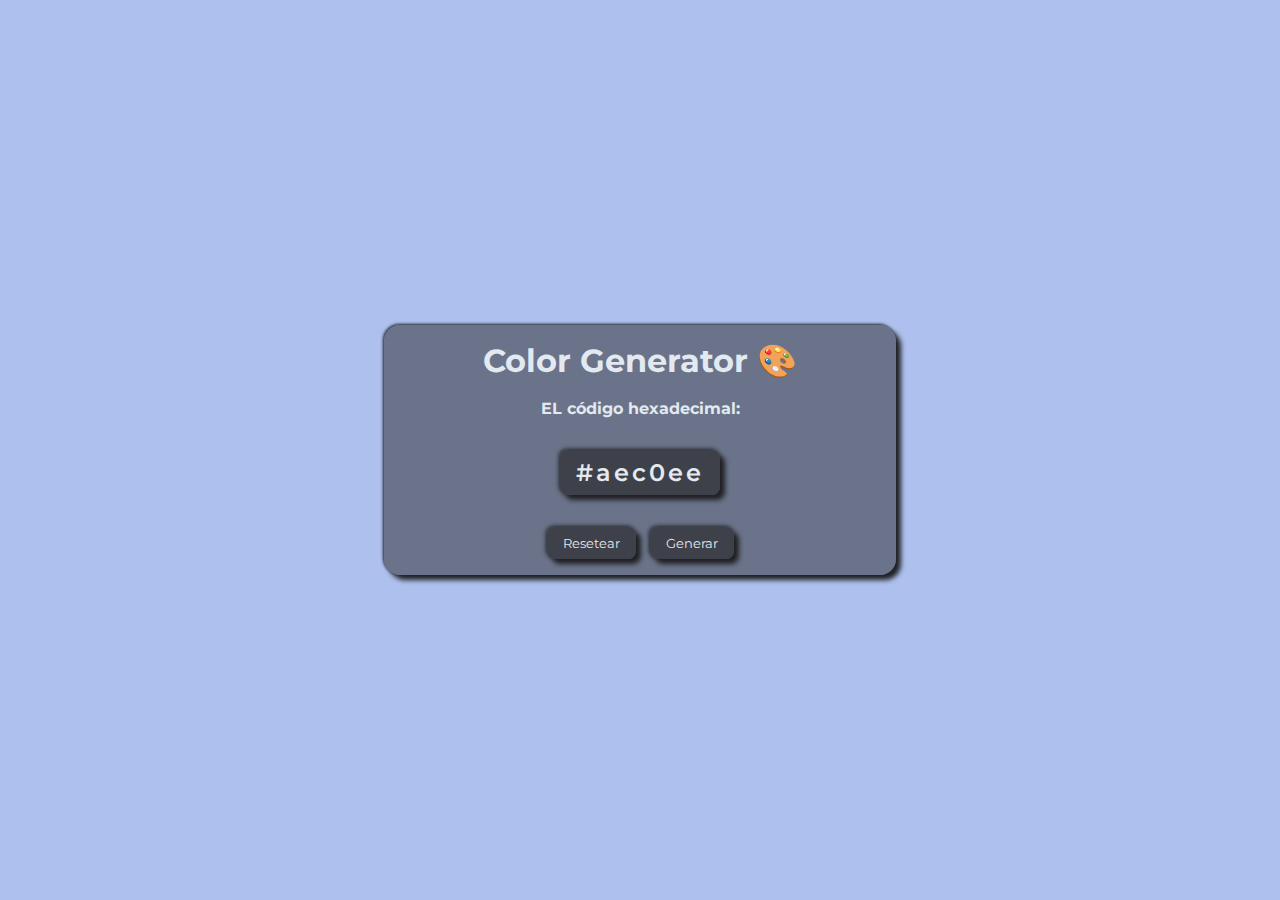
<file: trabajos/1-colores/colores.html>
<!DOCTYPE html>
<html lang="en">
<head>
    <meta charset="UTF-8">
    <meta name="author" content="Yonnier David Rivas Mosquera" />
    <meta name="copyright" content="Yonnier David Rivas Mosquera" />
    <meta http-equiv="X-UA-Compatible" content="IE=edge">
    <meta name="viewport" content="width=device-width, initial-scale=1.0">
     <link rel="preconnect" href="https://fonts.googleapis.com">
    <link rel="preconnect" href="https://fonts.gstatic.com" crossorigin>
    <link href="https://fonts.googleapis.com/css2?family=Montserrat&display=swap" rel="stylesheet">
    <link rel="stylesheet" href="style.css">
    <title>Generador de colores</title>
</head>
<body>
    <div class="container">
        <h1>Color Generator 🎨</h1>
        <br>
        <h4>EL código hexadecimal: </h4>
        <span class="color-hex">#aec0ee</span>
        <div class="btns">
            <button id="reset">Resetear</button>
            <button id="generate">Generar</button>
        </div>
    </div>
 <script src="main.js"></script>   
</body>
</html>
</file>
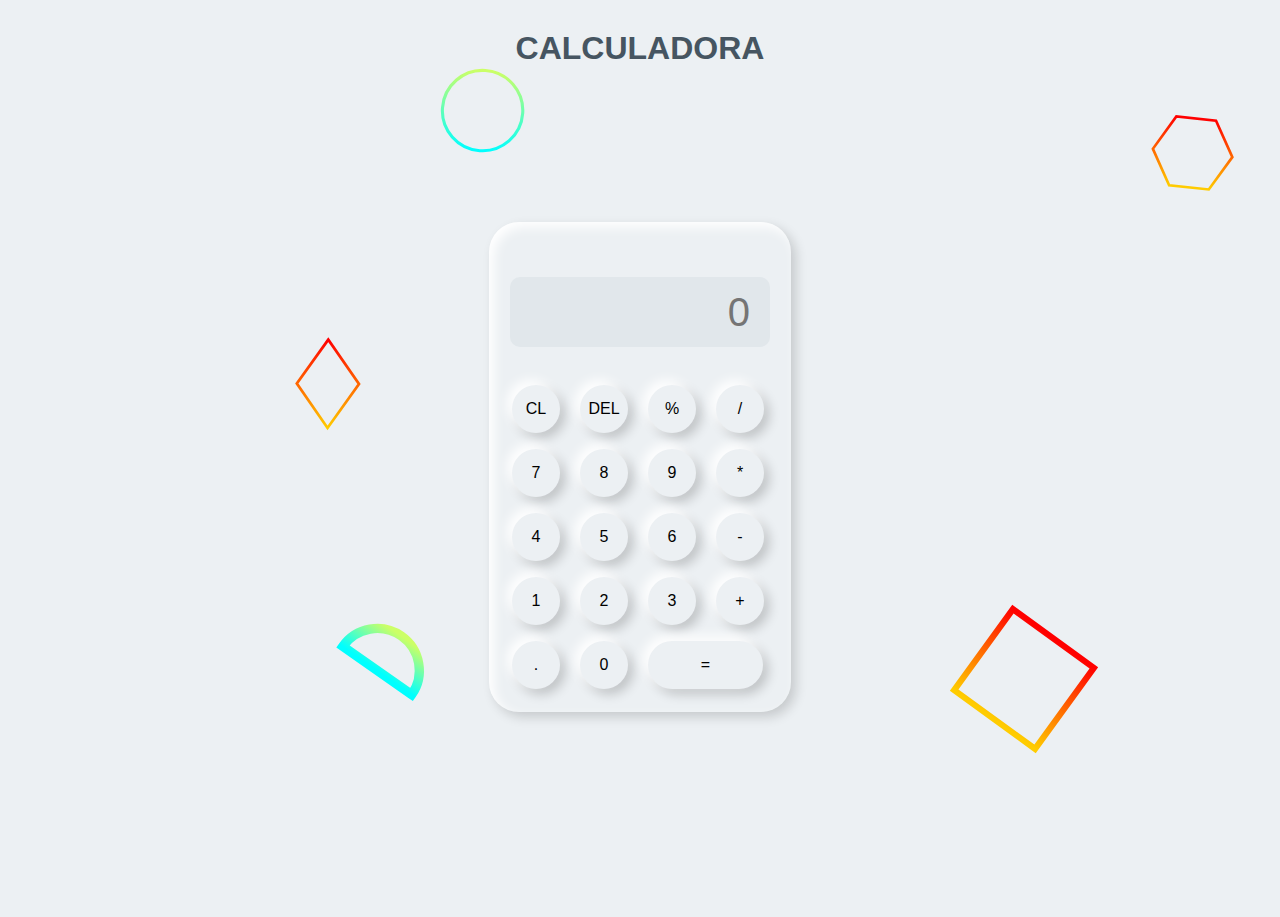
<file: trabajos/2-calculadora/calculadora.html>
<!DOCTYPE html>
<html lang="en">
<head>
    <meta charset="UTF-8">
    <meta name="author" content="Yonnier David Rivas Mosquera" />
    <meta name="copyright" content="Yonnier David Rivas Mosquera" />
    <meta http-equiv="X-UA-Compatible" content="IE=edge">
    <meta name="viewport" content="width=device-width, initial-scale=1.0">
    <title>Calculadora</title>
    <link rel="stylesheet" href="style.css">
</head>
<body>
    <div class="all">
        <h1>CALCULADORA</h1>
    <div class="container">
       <div class="Calculadora">
        <input type="text" placeholder="0" id="outputscreen">
        <button onclick="clean()" class="clean">CL</button>
        <button onclick="del()">DEL</button>
        <button onclick="display('%')">%</button>
        <button onclick="display('/')">/</button>
        <button onclick="display('7')">7</button>
        <button onclick="display('8')">8</button>
        <button onclick="display('9')">9</button>
        <button onclick="display('*')">*</button>
        <button onclick="display('4')">4</button>
        <button onclick="display('5')">5</button>
        <button onclick="display('6')">6</button>
        <button onclick="display('-')">-</button>
        <button onclick="display('1')">1</button>
        <button onclick="display('2')">2</button>
        <button onclick="display('3')">3</button>
        <button onclick="display('+')">+</button>
        <button onclick="display('.')">.</button>
        <button onclick="display('0')">0</button>
        <button onclick="Calculate()" class="equal">=</button>
       </div>
    </div>
    </div>
    
    <script src="script.js"></script>
</body>
</html>
</file>
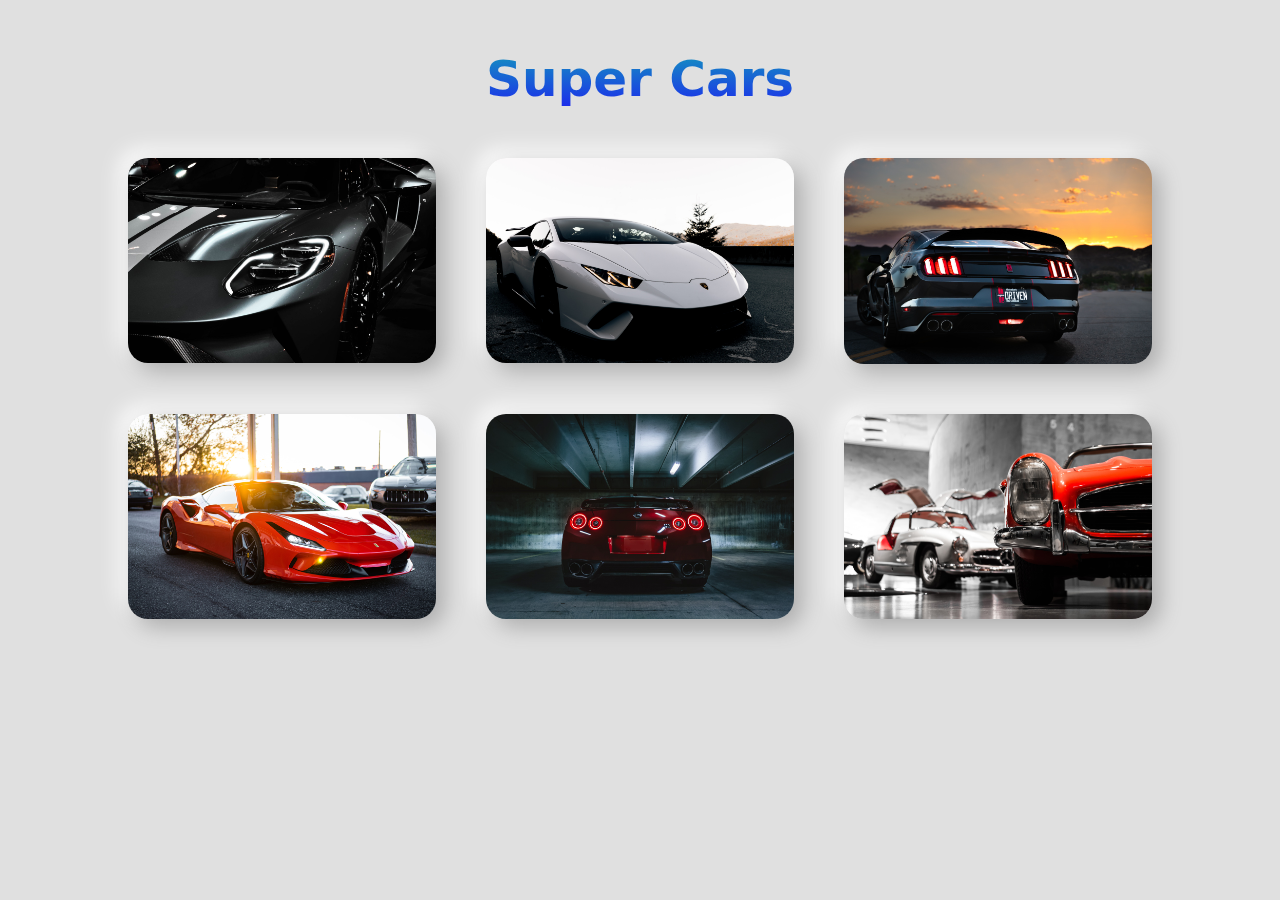
<file: trabajos/4-galeria/galeria.html>
<!DOCTYPE html>
<html lang="en">
<head>
    <meta charset="UTF-8">
    <meta name="author" content="Yonnier David Rivas Mosquera" />
    <meta name="copyright" content="Yonnier David Rivas Mosquera" />
    <meta http-equiv="X-UA-Compatible" content="IE=edge">
    <meta name="viewport" content="width=device-width, initial-scale=1.0">
    <title>YRM Gallery</title>
    <link rel="stylesheet" href="style.css">
</head>
<body>
    <div class="full-img" id="fullImgBox">
        <img src="imag/f1.jpg" id="fullImg" alt="">
        <span onclick="closeImg()"><img src="imag/cerrar.svg" alt="" class="cerrar"></span>
    </div>

    <div class="container">
        <h1>Super Cars</h1>
        <div class="imagenes">
            <img src="imag/f1.jpg" onclick="openFull(this.src)" alt="">
            <img src="imag/f2.jpg" onclick="openFull(this.src)"  alt="">
            <img src="imag/f3.jpg" onclick="openFull(this.src)" alt="">
            <img src="imag/f4.jpg" onclick="openFull(this.src)" alt="">
            <img src="imag/f5.jpg" onclick="openFull(this.src)" alt="">
            <img src="imag/f6.jpg" onclick="openFull(this.src)" alt="">
        </div>
    </div>
    <script src="script.js"></script>
</body>
</html>
</file>
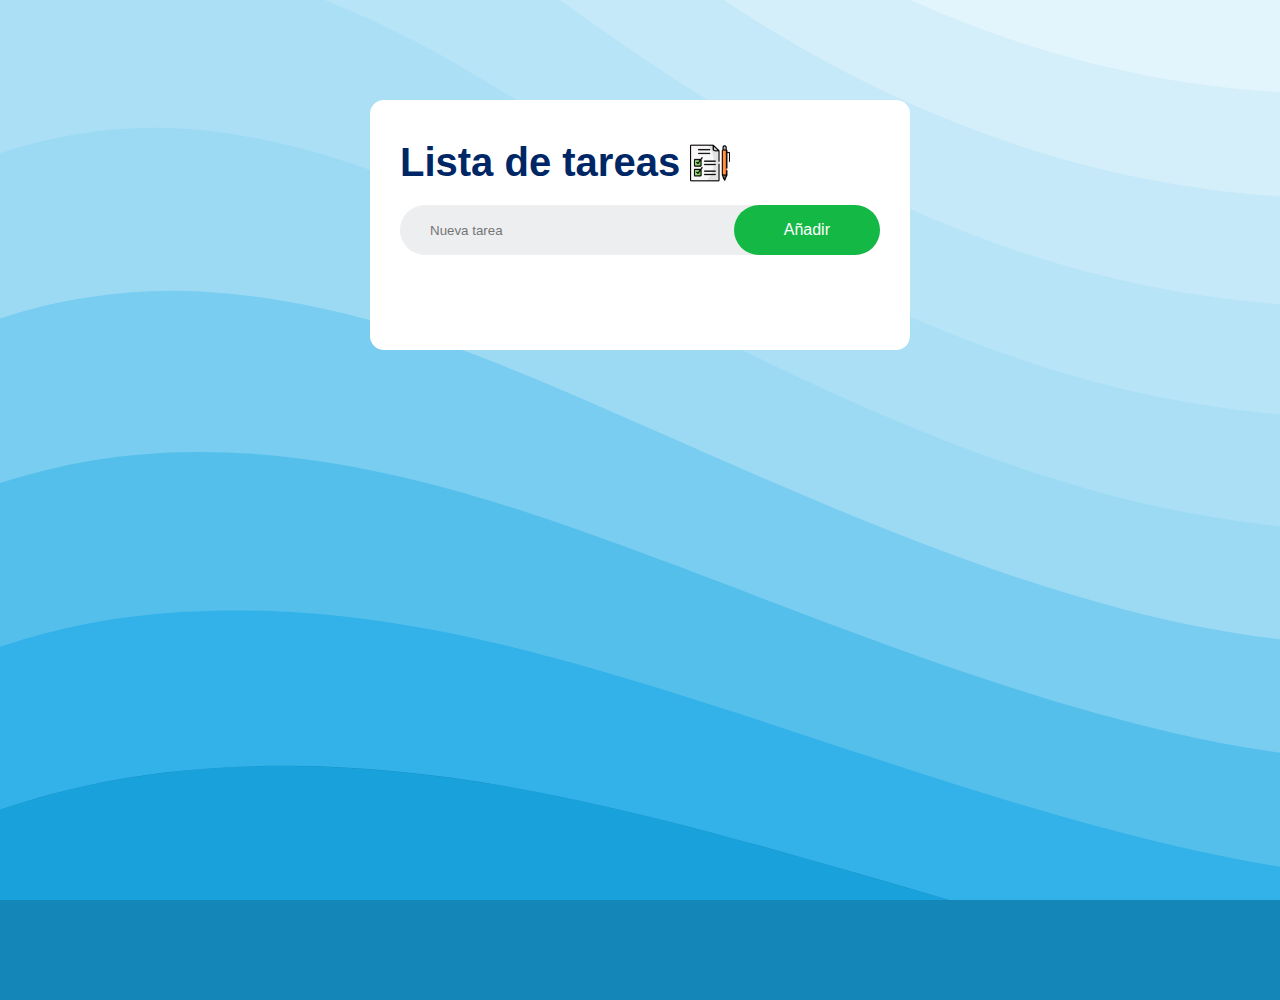
<file: trabajos/5-tareas/tareas.html>
<!DOCTYPE html>
<html lang="en">
<head>
    <meta charset="UTF-8">
    <meta name="author" content="Yonnier David Rivas Mosquera" />
    <meta name="copyright" content="Yonnier David Rivas Mosquera" />
    <meta http-equiv="X-UA-Compatible" content="IE=edge">
    <meta name="viewport" content="width=device-width, initial-scale=1.0">
    <title>Lista de tareas</title>
    <link rel="stylesheet" href="style.css">
</head>
<body>
    <div class="container">
        <div class="todo-app">
            <h2>Lista de tareas <img src="imgs/tareaIcon.png" alt=""></h2>
            <div class="row">
                <input type="text" id="input-box" placeholder="Nueva tarea">
                <button onclick="añadirTarea()">Añadir</button>
            </div>
            <ul id="list-container">
                <!--<li class="checked">Tarea 1</li>
                <li>Tarea 2</li>
                <li>Tarea 3</li>-->
            </ul>
        </div>
    </div>
    <script src="script.js"></script>
</body>
</html>
</file>
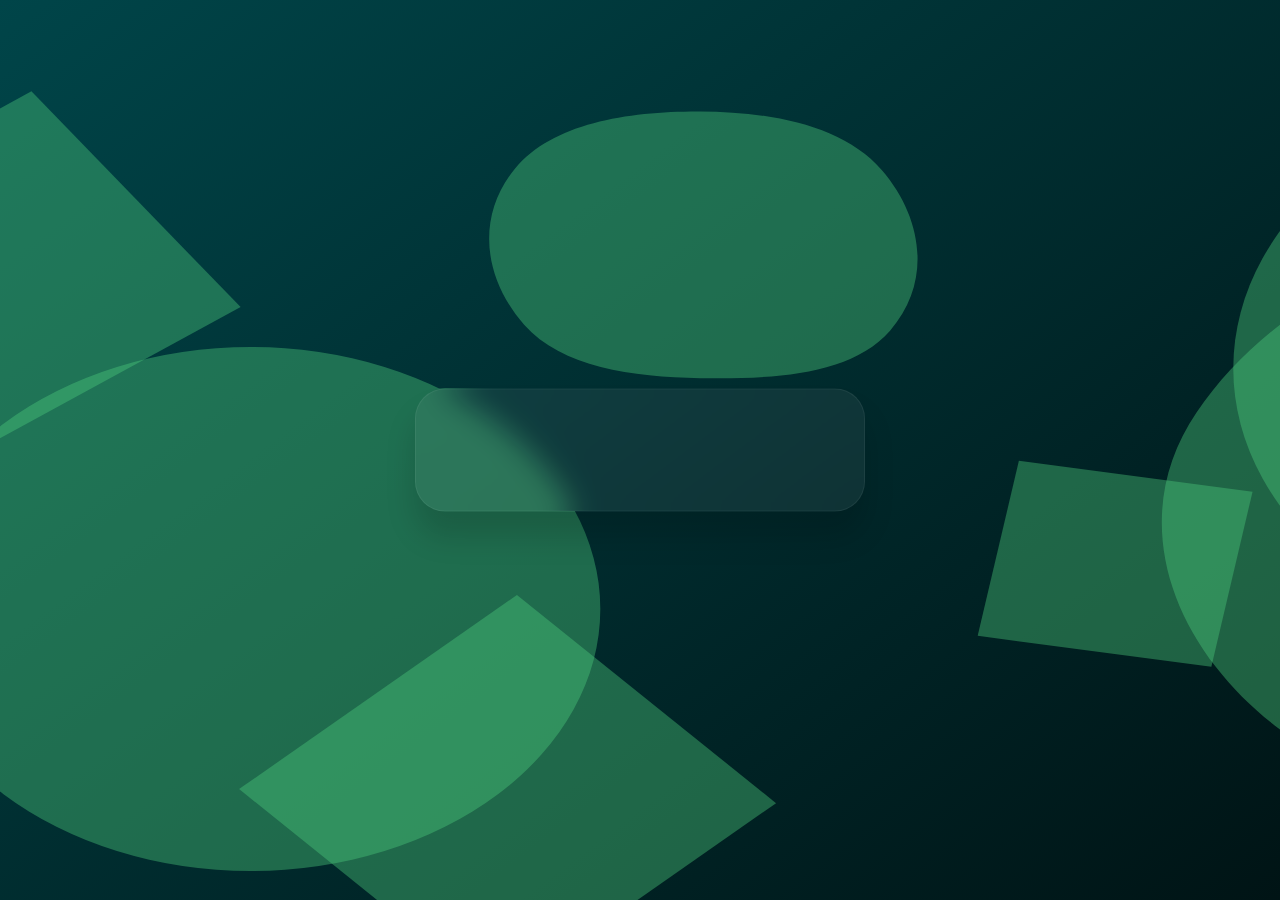
<file: trabajos/7-reloj/reloj.html>
<!DOCTYPE html>
<html lang="en">
<head>
    <meta name="author" content="Yonnier David Rivas Mosquera" />
    <meta name="copyright" content="Yonnier David Rivas Mosquera" />
    <title>Glassmorphism Clock</title>
    <!--Google Font-->
    <link href="https://fonts.googleapis.com/css2?family=Roboto+Mono:wght@600&display=swap" rel="stylesheet">
    <!--Stylesheet-->
    <link rel="stylesheet" href="style.css">
</head>
<body>
    <div class="container">
        <div class="shape1"></div>
        <div class="shape2"></div>
        <div class="clock">
            <div id="day"></div>
            <div class="wrapper">
                <div id="time"></div>
                <div id="midday"></div>
            </div>
        </div>
    </div>

    <!--Script-->
    <script src="script.js"></script>
</body>
</html>
</file>
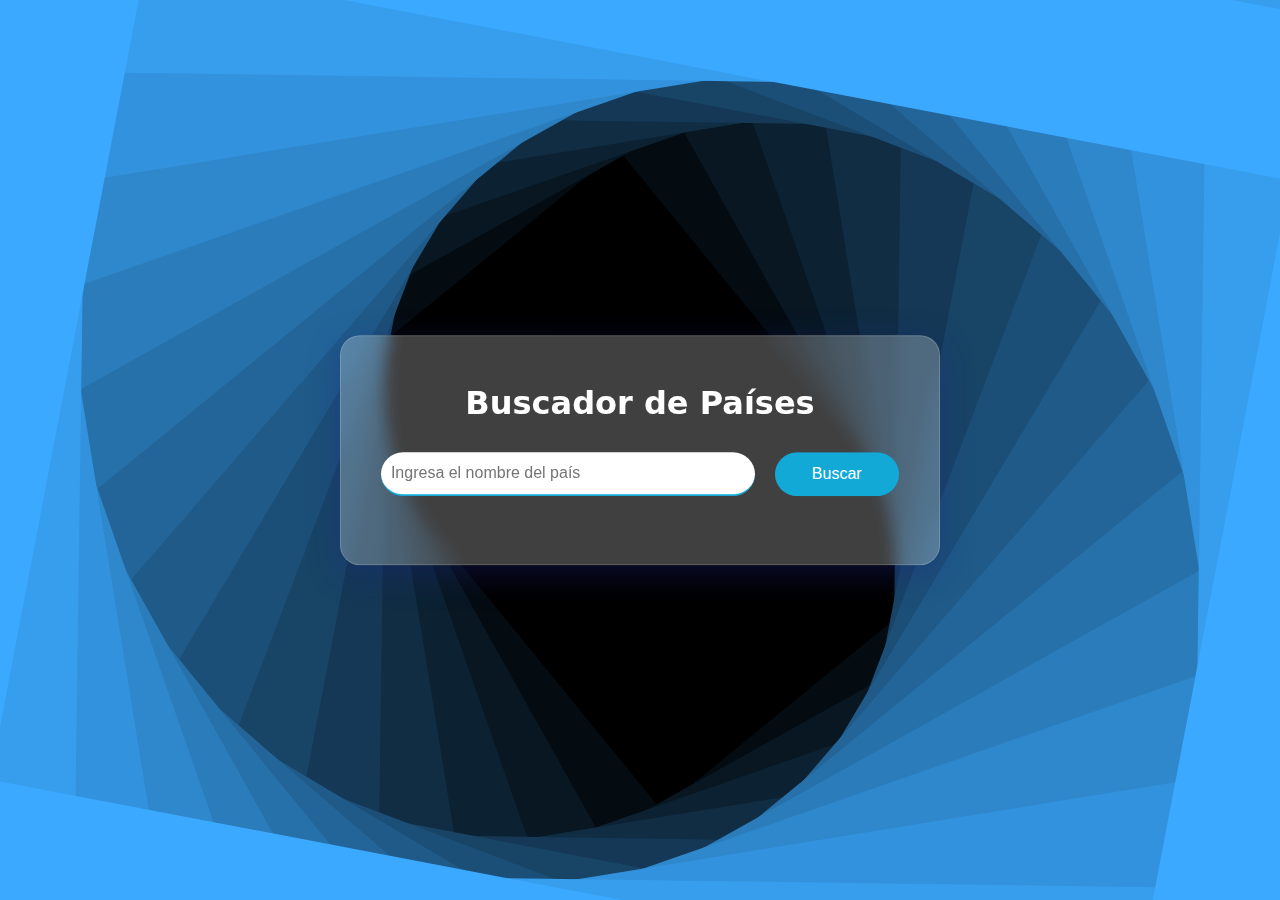
<file: trabajos/8-api/api.html>
<!DOCTYPE html>
<html lang="en">
<head>
    <meta name="author" content="Yonnier David Rivas Mosquera" />
    <meta name="copyright" content="Yonnier David Rivas Mosquera" />
    <meta charset="UTF-8">
    <meta http-equiv="X-UA-Compatible" content="IE=edge">
    <meta name="viewport" content="width=device-width, initial-scale=1.0">
    <title>API de Países</title>
    <link rel="stylesheet" href="style.css">

</head>
<body>
    <div class="all">
        <div class="container" id="container">
            <h1 class="titulo">Buscador de Países</h1>
            <div class="search-wrapper">
                <input
                  type="text" id="country-inp" placeholder="Ingresa el nombre del país"
                />
                <button id="search-btn">Buscar</button>
              </div>
              <div id="result"></div>
            </div>
        </div>
    </div>
    <script src="script.js"></script>
</body>
</html>
</file>
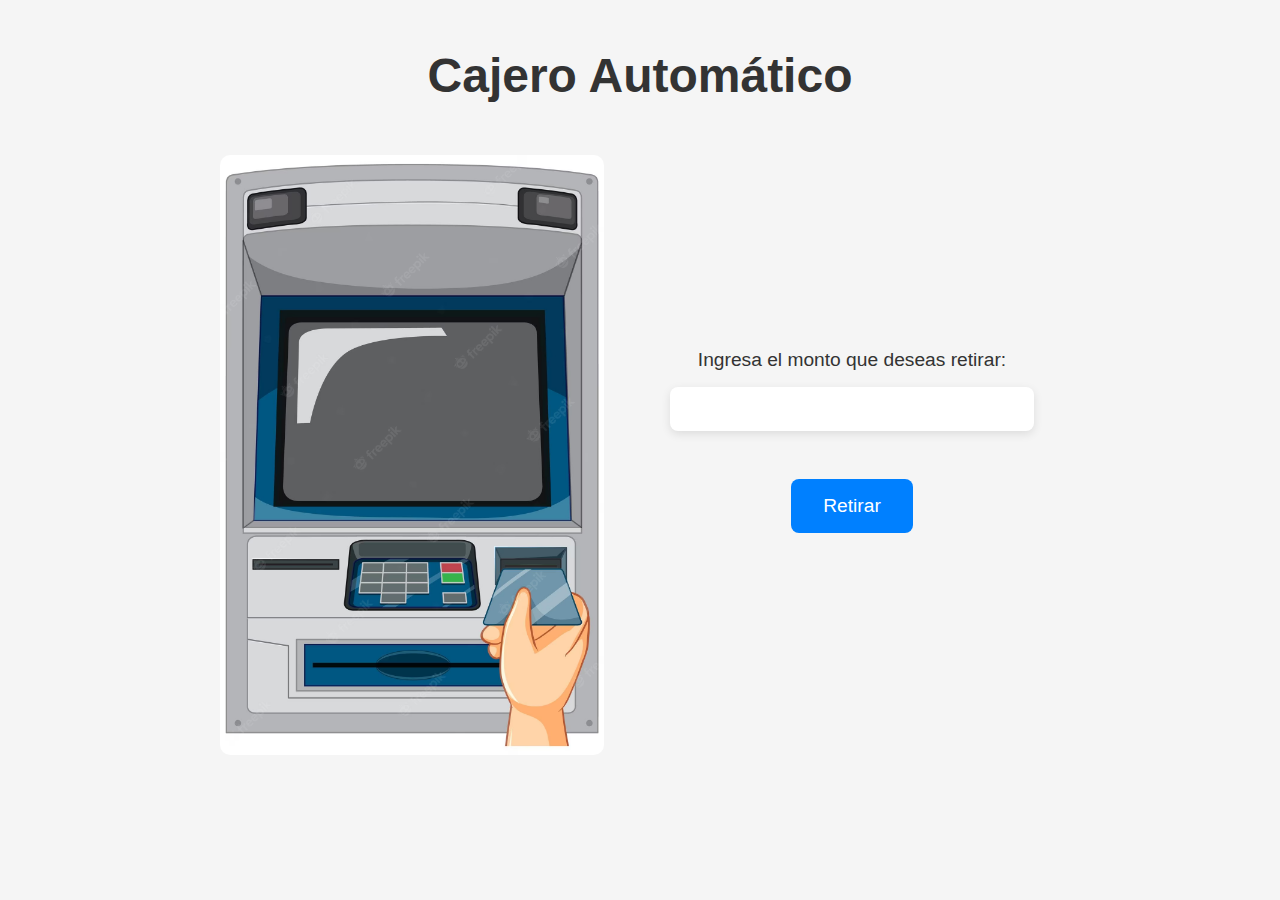
<file: trabajos/CajeroAutomatico/cajero.html>
<!DOCTYPE html>
<html lang="en">
  <head>
    <meta name="author" content="Yonnier David Rivas Mosquera" />
    <meta name="copyright" content="Yonnier David Rivas Mosquera" />
    <meta charset="UTF-8" />
    <meta name="viewport" content="width=device-width, initial-scale=1.0"/>
    <link rel="stylesheet" href="style.css">
    <title>Cajero Automático</title>
  </head>
 <body>
    <div class="app section">
      <div class="container flex-center">
        <h1>Cajero Automático</h1>
        <div class="content flex-center">
          <div class="cajero-img">
            <img src="cajero.png" alt="Cajero Automático" />
          </div>
          <div class="parte-info">
            <div class="informacion">
              <form id="form" action="#" method="post">
                <label for="monto">Ingresa el monto que deseas retirar:</label>
                <br>
                <input type="number" id="monto" name="monto" required />
                <button type="submit">Retirar</button>
              </form>
            </div>
            <div id="resultado"></div>
          </div>
        </div>
      </div>
    </div>
    <script src="main.js"></script>
  </body>
</html>
</file>
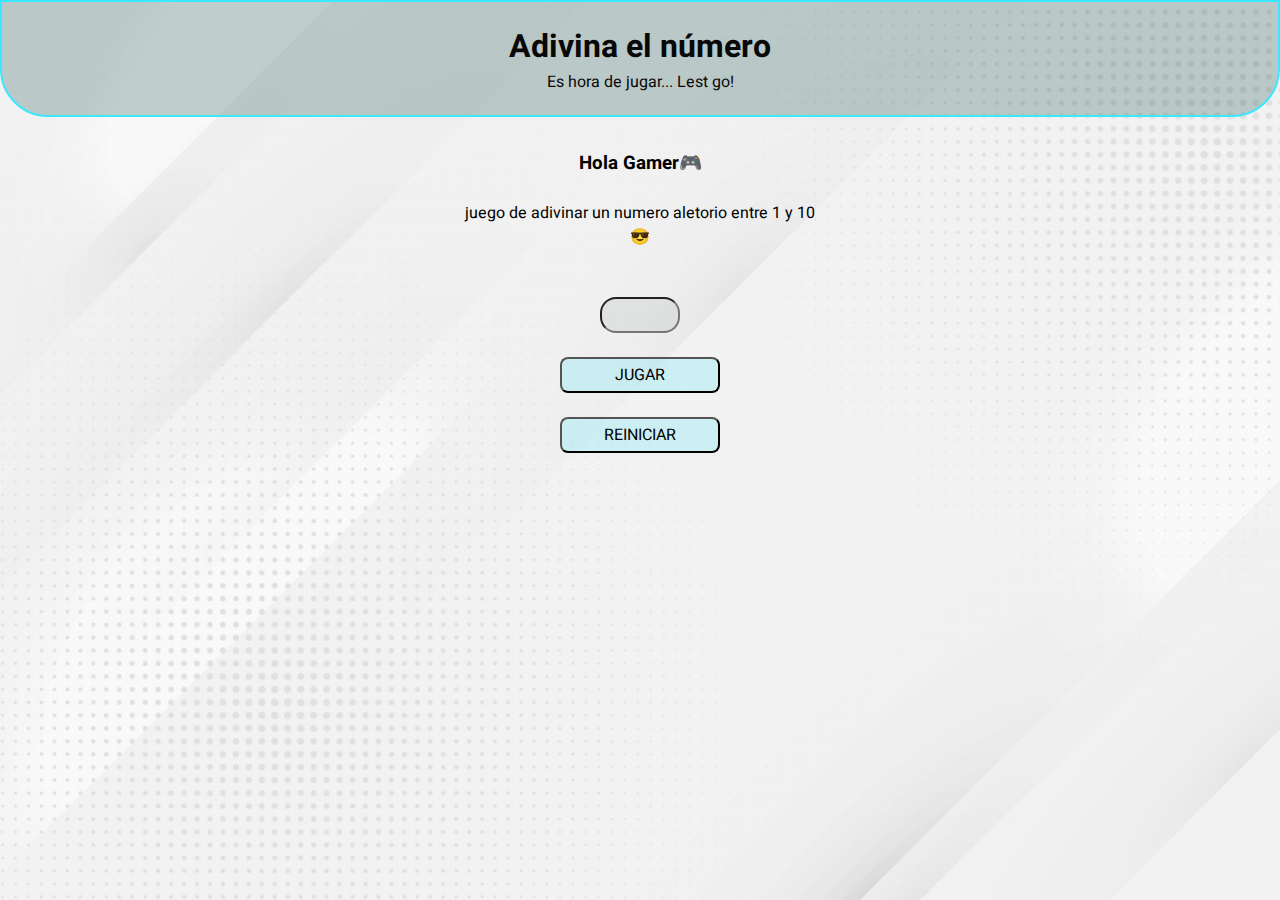
<file: trabajos/Juego-adivinar/adivinar.html>
<!DOCTYPE html>
<html lang="en">
<head>
    <meta name="author" content="Yonnier David Rivas Mosquera" />
    <meta name="copyright" content="Yonnier David Rivas Mosquera" />
    <meta charset="UTF-8">
    <meta http-equiv="X-UA-Compatible" content="IE=edge">
    <meta name="viewport" content="width=device-width, initial-scale=1.0">
    <title>Adivina el número</title>
    <link rel="stylesheet" href="./interfaz.css">
</head>
<body>
    
    <header><h1>Adivina el número</h1>
        <p>Es hora de jugar... Lest go!</p>
    </header>
    
    <main>
        <h3 class="nombrejugador" id="nombreJugador">
            Hola Gamer🎮
        </h3>
        <br>
        <p>juego de adivinar un numero aletorio entre 1 y 10</p>
        <div id="display-numero">😎</div>
        <br>
        <div id="display-resultado"></div>
        <br>

        <input type="text" class="cajon" id="text1"> 
        <br>
        <button onclick="playGame()" class="btn1" id="bntjugar">Jugar</button>
        <br>
        <button onclick="resertGame()" class="btn2"  id="bntreiniciar">Reiniciar</button>

        <script>
            let numAle = Math.floor(Math.random() * 10 + 1);
            let userInput = 0;
            let intentos = 0;
            let salida = "Hello World";

            function playGame(){
                userInput = parseInt(document.getElementById("text1").value);
                
                if(userInput !== numAle){
                    salida = `${userInput} Ops😲, el número que ingresaste no es. Intenta de nuevo.`;
                    intentos++;
                }

                if(userInput == numAle){
                    salida = `${userInput} Acertaste!🥳`;
                    document.getElementById("display-numero").innerHTML = numAle;
                }
                
                document.getElementById("display-resultado").innerHTML = `${salida}. Este es tu intento número: ${intentos}.`;
                document.getElementById("text1").select();
            }

            function resertGame(){
                numAle = Math.floor(Math.random() * 10 + 1);
                document.getElementById("display-numero").innerHTML = "😎";
                document.getElementById("display-resultado").innerHTML = "¡Jueguemos!";
                document.getElementById("text1").value="";
                document.getElementById("text1").focus();
            }

        </script>
    </main>
</body>
</html>
</file>
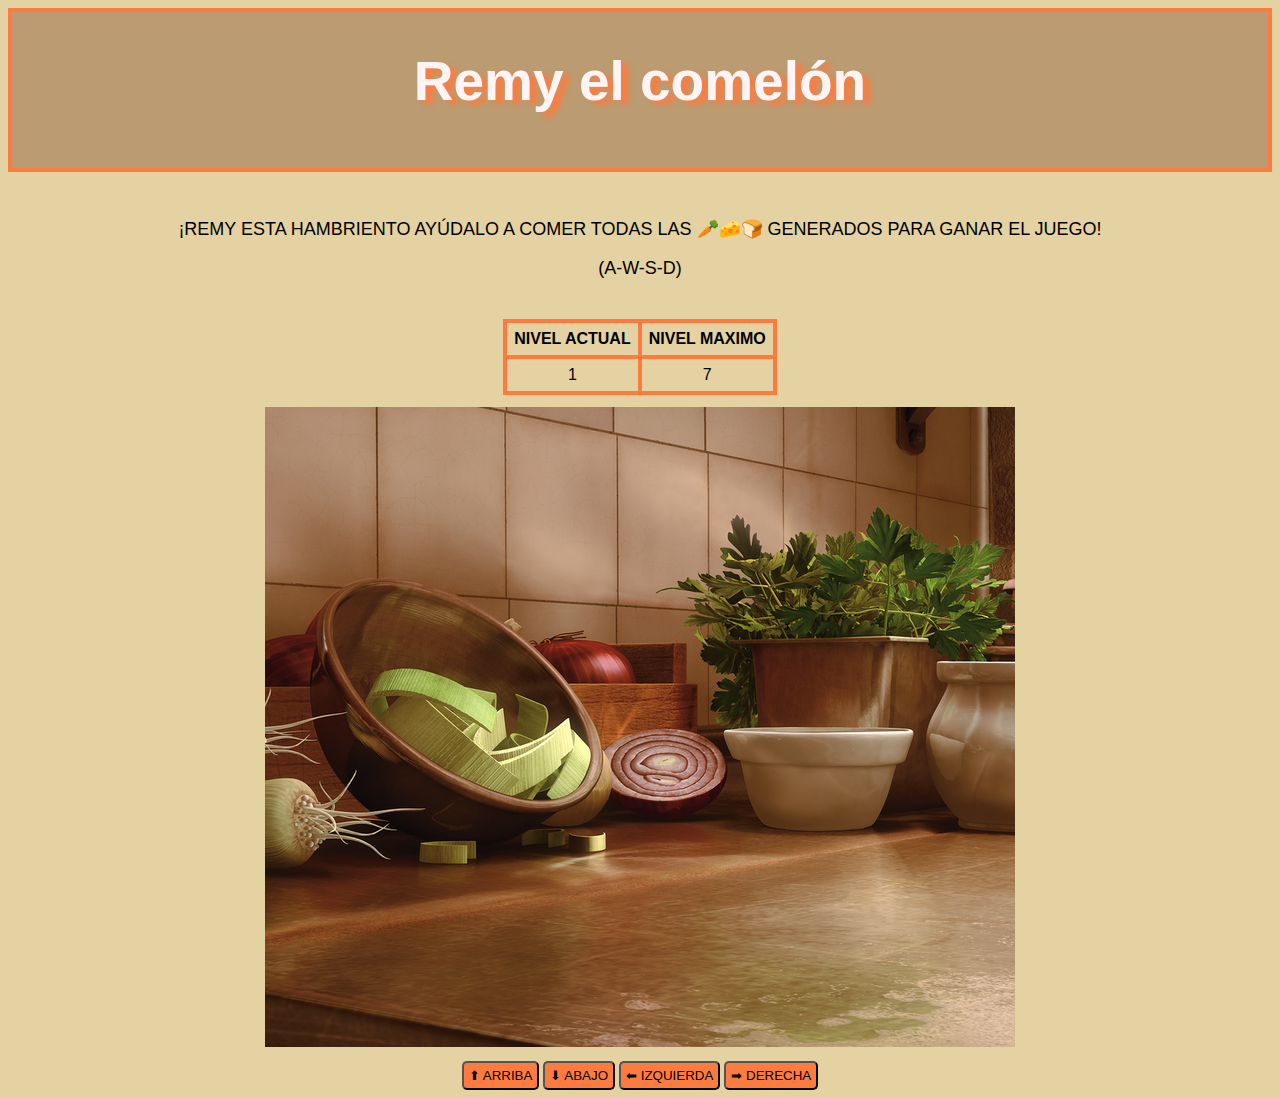
<file: trabajos/Minijuego-Ratatouille/ratatouille.html>
<!DOCTYPE html>
<html lang="en">
<head>
    <meta name="author" content="Yonnier David Rivas Mosquera" />
    <meta name="copyright" content="Yonnier David Rivas Mosquera" />
    <meta charset="UTF-8">
    <meta http-equiv="X-UA-Compatible" content="IE=edge">
    <meta name="viewport" content="width=device-width, initial-scale=1.0">
    <link rel="stylesheet" href="style..css">
    <title>MINIJUEGO</title>

</head>
<body>
           <!--  -->
            <div class="ventana">
                <h1>Remy el comelón</h1>
                <br>
            </div>

            <div class="informacion">
                <br>
                <p>¡REMY ESTA HAMBRIENTO AYÚDALO A COMER TODAS LAS 🥕🧀🍞 GENERADOS PARA GANAR EL JUEGO!</p>
                <p>(A-W-S-D)</p>
            </div>

            <div class="nivel">
                <table>
                    <tr>
                        <th>NIVEL ACTUAL</th>
                        <th>NIVEL MAXIMO</th>
                    </tr>
                    <tr>
                        <td  id="nivelActual">1</td>
                        <td id="nivelFinal">7</td>
                    </tr>
                </table>
            </div>

            <div class="grafico">
               <canvas width="750" height="650" id="cuadro"></canvas>
            </div>

            <div class="botons">
                <button onclick="subirPlayer" id="arriba">⬆ ARRIBA</button>
                <button onclick="bajarPlayer" id="abajo">⬇ ABAJO</button>
                <button onclick="izquierdaPlayer" id="izquierda">⬅ IZQUIERDA</button>
                <button onclick="derechaPlayer" id="derecha">➡ DERECHA</button>
             </div>

            

            <script src="accion.js"></script>
            
</body>
</html>
</file>
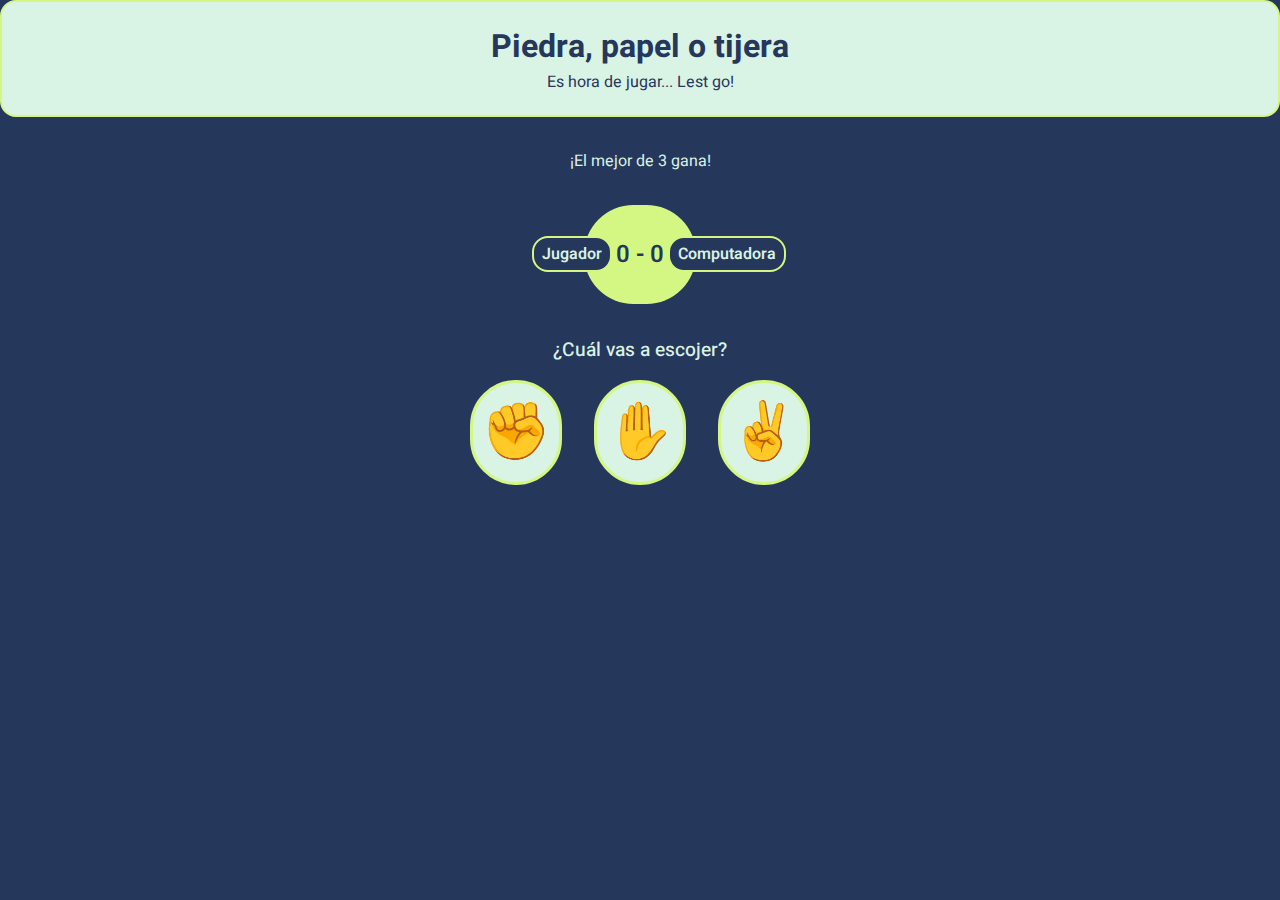
<file: trabajos/Piedra-Papel-Tijera/PPT.html>
<!DOCTYPE html>
<html lang="en">
<head>
    <meta charset="UTF-8">
    <meta http-equiv="X-UA-Compatible" content="IE=edge">
    <meta name="viewport" content="width=device-width, initial-scale=1.0">
    <title>Piedra, Papel o Tigera</title>
    <link rel="stylesheet" href="./main.css">
</head>

<body>
    
    <header>
        <h1> Piedra, papel o tijera</h1>
        <p>Es hora de jugar... Lest go!</p>
    </header>

    <main>
        <p class="instrucciones" id="instrucciones">
            ¡El mejor de 3 gana!
        </p>

        <div class="marcador">
            <p class="nombre nombre-jugador">Jugador</p>
            <p class="nombre nombre-computadora">Computadora</p>
            <p class="puntos">
               <span id="puntos-usurio">0</span>
               <span>-</span>
               <span id="puntos-computadora">0</span>
            </p>
        </div>
        <div class="elegi-tu-ele" id="elegi-tu-ele">
            <h2>¿Cuál vas a escojer? </h2>
            <div class="elementos">
                <button class="elemento" id="piedra✊">✊</button>
                <button class="elemento" id="papel✋">✋</button>
                <button class="elemento" id="tijera✌">✌</button>
            </div>
        </div>
        <div class="mensaje disabled" id="mensaje">
            <p>
                Escogíste <span class="eleccion" id="eleccion-usuario">papel✋</span><br>
                y la computadora eligió <span class="eleccion" id="eleccion-computadora">piedra✊</span>
            </p>
            <p id="gana-punto"> ¡Has ganado un punto!🥳🔥</p>
        </div>
        <button class="btn disabled" id="reiniciar">Reiniciar</button>
    </main>

    <script src="main.js"></script>
</body>
</html>
</file>
<file: style.css>
@import url('https://fonts.googleapis.com/css2?family=Poppins:ital,wght@0,100;0,200;0,300;0,400;0,500;0,600;0,700;0,800;0,900;1,100;1,200;1,300;1,400;1,500;1,600;1,700;1,800&display=swap');

/*Instrucciones generales:*/
*{
    margin: 0;
    padding: 0;
    box-sizing: border-box;
    font-family: 'Poppins', sans-serif;
}

/*Volver smooth el html*/
html{
    scroll-behavior: smooth;
}

/*Indicaciónes root y variables a usar*/

:root{
/*Colores pricipales*/ 
--color1: #0e2431;
--color2: #208dd9;
--color3:#777;
--color4:rgb(15, 72, 90);

/*Color de interacción*/ 
--hover-color: #4f8bd0;

/*Colores de fondo*/
--body-bg-color:#fefefe;
--card-bg-color:#fff;
--modal-bg-color:#fff; /*mirar luego*/
--bg-transparente-color: rgba(0, 0, 0, 0.1);
--transparencia-01: rgba(0, 37, 117, 0.1);
--transparencia-02: rgba(106,89,209,0.1);
--line-color:#d7d7d7;

/*Colores del filtro*/
--color-filtro:invert(1);
--colorhover2:rgba(234, 234, 243, 0.801);

/*Colores del scroll*/
--scroll-bar-color: #c5cadf;
--scroll-thumb-color: #208dd9;
--scroll-thumb-hover-color: #454f6b;

/*Dark-theme*/
.dark-theme{
    --color1: #fff;
    --color2: #208dd9;
    --color3:#a9afc3;
    --color4:rgb(15, 72, 90);

    /*Colores de fondo*/
    --body-bg-color:#060b13;
    --card-bg-color:#0d1830;
    --modal-bg-color:#111c35; /*mirar luego*/
    --bg-transparente-color: rgba(255, 255, 255, 0.1);
    --transparencia-01: rgba(255, 255, 255, 0.1);
    --line-color:#454f6b;

    /*Colores del filtro*/
    --color-filtro:invert(0);
    --colorhover2:rgba(38, 69, 109, 0.801);

    /*Colores del scroll*/
    --scroll-bar-color: #c1ceff;
    --scroll-thumb-color: #208dd9;
    --scroll-thumb-hover-color: #454f6b;
}

/*sombra de cajas*/
--box-shadow: 2px 2px 2px 1px rgb( 0 0 0 / 10%);
/*box-shadow: 2px 2px 2px 1px rgba(0, 0, 0, 0.2)*/

/*Tamaño de letras*/
--letra-pequeña: 0.9em;
--letra-nomal: 1em;
}

body{
    color: var(--color1);
    background: var(--body-bg-color);
    margin: 1rem 0 0 0;
    transition: .5s ease;
}

a{
    text-decoration: none;
}

li{
    list-style: none;
}

/*Barra del Scroll*/
::-webkit-scrollbar{
    width: 10px;
    background: var(--scroll-bar-color);
}

::-webkit-scrollbar-thumb{
    background: var(--scroll-thumb-color);
    border-radius: 1rem;
}

::-webkit-scrollbar-thumb:hover{
    background: var(--scroll-thumb-hover-color);
}


/*Hedear*/
header{
    z-index: 99999;
    width: 100%;
    position: fixed;
    top: 0;
    left: 0;
    backdrop-filter: blur(20px);
    transition: .6s ease;
}

header.sticky{
    background: rgba(255, 255, 255, 0.1);
    box-shadow: var(--box-shadow)
}


.nav-bar{ /*trabajar en esto*/
    position: relative;
    height: calc(4.5rem + 1rem);
    max-width: 100%;
    display: flex;
    justify-content: space-between;
    align-items: center;
    margin-left: auto;
    margin-right: auto;
    padding: 12px 20px;
    transition: .6s ease;
}

header.sticky .nav-bar{
    height: calc(2.5rem + 1rem); 

}

.nav-bar .logo{
    color: var(--color1);
    font-size: var(--letra-nomal);
    font-weight: 700;
}

.logo{
    margin-left: 5%;
}

.elementos a{
    color:var(--color1);
    font-size: var(--letra-nomal);
    font-weight: 500;
}

.elementos a.active{
    color: var(--color2);
}

.elementos a:not(last-child){
    margin-right: 50px;
}

.nav-menu-btn{
    display:none;
}

.elementos a:hover{
    color: var(--color2);
}

/*Cambiar de color el tema btn*/
.theme-btn{
    z-index: 999999;
    position: fixed;
    right: 0;
    top: 100px;
    background: var(--transparencia-01);
    backdrop-filter: blur(12px);
    width:50px;
    height: 50px;
    font-size: 1.2em;
    border-radius: 12px 0 0 12px;
    box-shadow: var(--box-shadow);
    cursor: pointer;
}

.theme-btn .fa-sun, .theme-btn.sun .fa-moon{
    display: none;
}

.theme-btn.sun .fa-sun{
    display: block;
}


/*Parte del Home*/
.home{
    position: relative;
    max-width: 100%;
    max-height: 100%;
    min-height: 100vh;
    margin-left: auto;
    margin-right: auto;
    padding: 2rem 2rem;
    flex-direction: column;
    margin-top:30px;
}

.home .home-container{
    display: flex;
    justify-content: space-between;
    align-items: center;
    width: 100%;
}


.home-container .home-img img{
    min-width: 0;
    margin-right: 100px;
}

.home-container .iconos-redes{
    display: flex;
    flex-direction: column;
    margin: 12px;
}

.home-container .iconos-redes a{
    color: var(--color2);
    font-size: 1.3em;
    margin: 10px 0;
}

.home-container .iconos-redes a:hover{
    color:var(--hover-color);
}

.home-container .info{
    margin-left: 20px;
}

.home-container .info h2{
    font-size: 4em;
    font-weight: 600;
    line-height: 70px;
}

.home-container .info h3{
    color: var(--color3);
}

.home-container .info p{
    color: var(--color3);
    font-size: var(--letra-nomal);
    max-width: 350px;
}

.typewrite{
    color:var(--color3); 
    text-decoration: none;
    font-feature-settings: 1.3em;
    font-weight: 600;
    line-height: 50px;
}

.wrap { 
    border-right: 0.09em solid #208dd9
}

.btnContacto{
    background: linear-gradient(90deg,#03a9f4,#00ff75,#ffeb3b,#03a9f4);
    background-size: 300%;
    color: #fff;
    font-size: var(--letra-nomal);
    font-weight: 500;
    display: inline-block;
    margin-top: 25px;
    padding: 20px 30px;
    letter-spacing: 1px;
    border-radius: 10px;
}

.btnContacto:hover{
    animation: colores 8s linear infinite;
    border: none;
}

@keyframes colores {
    0% {
      background-position: 0%;
    }
  
    100% {
      background-position: 400%;
    }
}
  
.btnContacto:active {
    background: linear-gradient(32deg,#03a9f4,#03a9f4);
}



.home-container .home-img{
    position: relative;
}

.home-container .home-img img{
    width: 90%;
    transform: translate(0, 0);
}

.home-img img{
    animation: subirBajar 3s linear infinite;
}

@keyframes subirBajar{
    0%{
        transform: translateY(-20px);
    }
    50%{
        transform: translatey(20px);
    }
    100%{
        transform: translateY(-20px);
    }
}

.home .scroll-bajar{
    color: var(--color1);
    font-size:var(--letra-nomal);
    font-weight: 500;
    padding-left:45%;
}

.home .scroll-bajar i{
    color:var(--color2);
    font-size: 1.2em;
    animation: arrow-down ease 2s infinite;
    margin: 12px;
}

@keyframes arrow-down{
    0%{
        transform: translateY(0);
    }
    30%{
        transform: translateY(10px);
    } 
}

/*estilos para todas las seciones*/
.flex-center{
    display: flex;
    justify-content: center;
    align-items: center;
}

.section{
    position: relative;
    margin-left: auto;
    margin-right: auto;
    padding: 3rem 2rem 2rem;
}

.sub-section{
    position: relative;
    margin-left: auto;
    margin-right: auto;
    padding: 6rem 0;
}

.titulo-01{
    font-size: 4.5em;
    font-weight: 800;
    margin-bottom: 2rem;
    background: linear-gradient(to top, transparent 0%, var(--color1) 70%);
    -webkit-background-clip: text;
    -webkit-text-fill-color: transparent;
    opacity: .1;
}

.titulo-02{
    font-size: 2.5em;
    font-weight: 700;
    transform: translateY(-80px);
}

.titulo-02:before{
    content: '';
    position: absolute;
    width: 70px;
    height: 5px;
    right: 0;
    bottom: 0;
    background: var(--color2);
}

.container{
    position: relative;
    flex-direction: column; /*mirar*/
}

/*Parte Sobre mí*/
.sobremi {
    margin-top: -10%;
}

.sobremi .container .content{
    column-gap: 20px;
    width: 100%;
}

.content .sobre-info{
    margin: 20px;
}

.sobremi-img{
    position: relative;
}

.sobremi-img img{
    max-width: 100%;
    min-width: 40%;
    border-radius: 10px; 
    max-height: 800px;
}

.sobre-info .descripcion{
    max-width: 600px;
}

.sobre-info .descripcion h3{
    font-size: 2em;
    font-weight: 600;
    margin-bottom: 20px;
}

.sobre-info .descripcion h4{
    font-size: 1.3em;
    font-weight: 600;
    margin-bottom: 10px;
}

.sobre-info .descripcion h4 span{
    color: var(--color2);
}

/*Seccion Skills*/
.skill .container .content{
    width: 100%;
}

 .skills-descripcion{
    max-width: 1500px;
    margin-bottom: 50px;
}  /*Modificar el margen y tamños parte skills*/

.skills-descripcion h3{
    font-size: 2em;
    margin-bottom: 5px;
}

.skills-info{
    max-width: 100%;
    display: grid;
    grid-template-columns: repeat(auto-fill, minmax(300px, 1fr));
    gap: 20px;
    margin: 0 auto;
}

.skills-info h4{
    margin-bottom: 20px;
}

.skills-info h4 label{
    background: var(--color2);
    color: #fff;
    font-size: var(--letra-nomal); 
    font-weight: 400;
    padding: 5px 15px;
    border-radius: 5px;
}

.educacion-todo{
    margin-bottom: 80px;
}

.edu-list .item{
    background: var(--card-bg-color);
    box-shadow: var(--box-shadow);
    border-bottom: 3px solid var(--color2);
    padding: 20px;
    margin-top: 15px;
    border-radius: 12px;
    transition: .3s ease;
}

.edu-list .item .year{
    font-size: var(--letra-pequeña);
    margin-bottom: 5px;
}

.edu-list .item p{
    color: var(--color3);
    font-size: var(--letra-pequeña);
}

.edu-list .item p span{
    color:var(--color1);
    font-size: var(--letra-nomal);
    font-weight: 500;
}

.bar{
    background: var(--card-bg-color);
    box-shadow: var(--box-shadow);
    margin-bottom: 10px;
    padding: 21px;
    border-radius: 12px;
    transition: .3s ease;
}

.bar .info{
    display: flex;
    justify-content: space-between;
    align-items: center;
    margin-bottom: 5px;
    font-size: var(--letra-pequeña);
}

.bar .info span{
    font-weight: 500;
}

.bar .line{
    position: relative;
    width: 100%;
    height: 7px;
    background: #c5cadf;
    border-radius: 4px;
}

/* General*/
.bar .line:before{
    content: '';
    position: absolute;
    height: 100%;
    top: 0;
    left: 0;
    background: var(--color2);
    border-radius: 4px;
    width: 95%;
}

/* especificas*/
.bar .html:before{
    width: 78%;
}

.bar .javascript:before{
    width: 40%;
}

.bar .java:before{
    width: 60%;
}

.bar .sql:before{
    width: 60%;
}

.bar .adobe:before{
    width: 78%;
}

.bar .fl:before{
    width: 80%;
}

.edu-list .item .skillProfecional{
    font-size: var(--letra-pequeña);
    margin-bottom: 5px;
}

.edu-list .item:hover, .bar:hover{
    transform: scale(1.2);
    background: var(--colorhover2);
}

/* Parte de mis Hobbies*/
.hobbies .container .content{
    width: 100%;
    align-items: center;
    text-align: center;
    justify-content: center;
}


.hobbies-list{
    display: grid;
    grid-template-columns: repeat(auto-fill, minmax(260px, 1fr));
    max-width: 100%;
    margin: 0 auto;
    gap: 80px;
    margin-left: 12%;
    margin-right: 12%;
    margin-top: 3%;
    align-items: center;
    justify-content: center;
}

.hobbies-card{
    background: var(--card-bg-color);
    border-bottom: 3px solid var(--color2);
    padding: 50px;
    border-radius: 12px;
    box-shadow: var(--box-shadow);
}

.hobbies-card:hover{
    transform: scale(1.1);
    background: var(--colorhover2);
}

.hobbies-card >i{
    color:var(--color2);
    font-size: 3em;
    margin-bottom: 30px;
}

.hobbies-card h3{
    font-size: 1.5;
    font-weight: 700;
    line-height: 30px;
    margin-bottom: 20px;
    
}


.hobbies-card .leer-mas-btn{
    color: var(--color3);
    cursor: pointer;
    transition: .3s ease;
}

.hobbies-card .leer-mas-btn i{
    transition: .3s ease;
}

.hobbies-card:hover .leer-mas-btn i{
    transform: translateX(10px);
}

.hobbies-modal{
    z-index: 999999;
    position: fixed;
    width: 100%;
    height: 100%;
    top:0;
    left:0;
    background: var(--bg-transparente-color);
    backdrop-filter: blur(10px);
    visibility: hidden;
    opacity: 0;
    transition: .3s ease;
} 

.hobbies-modal.active{
    visibility: visible;
    opacity: 1;

}

.hobbies-modal-boby{
    position: relative;
    background: var(--modal-bg-color);
    margin: 20px;
    padding: 40px;
    border-radius: 16px;
    box-shadow: var(--box-shadow);
    transform: translateY(-50px);
    transition: .5s ease;
    width: 700px;
    height: 550px;
}

.hobbies-modal.active .hobbies-modal-boby{
    transform: translateY(0);
}


.hobbies-modal-boby .modal-close-bnt{
    position: absolute;
    top: 0;
    right: 0;
    margin: 20px;
    cursor: pointer;
}

.hobbies-modal-boby p{
    margin-top: 3%;
}


.hobbies-modal-boby h3{
    font-size: 2em;
    color: var(--color2);
}

/* Seccion de metas*/

.metas .container .content{
    width: 100%;
}

.metas-list{
    display: grid;
    grid-template-columns:repeat(3, 1fr);
    grid-auto-rows: minmax(100px, auto);
    max-width: 100%;
    gap: 35px;
    margin: 0 auto;
}

.metas-list .img-card{
    position: relative;
    max-width: 100%;
    height: 360px;
    border-radius: 20px;
    box-shadow: var(--box-shadow);
    overflow: hidden;
    cursor: pointer;
}

.metas-list .img-card .overlay{
    transition: 1s ease;
}

.metas-list .img-card:hover .overlay{
    z-index: 777;
    position: absolute;
    width: 100%;
    height: 100%;
    background: rgba(0,0,0,0.5);
}

.metas-list .img-card .info{
    z-index: 777;
    position: absolute;
    bottom: 0;
    left: 0;
    margin: 10px;
    color: #fff;
    transform: translateY(20px);
    opacity: 0;
    transition: .5s ease;
}

.metas-list .img-card:hover .info{
    transform: translateY(0);
    opacity: 1;
}

.metas-list .img-card .info h3{
    font-size: 1.5em;
}

.metas-list .img-card .info span{
    font-size: 1.2em;
}

.metas-list .img-card img{
    width: 100%;
    height: 100%;
    object-fit: cover;
}

.metas-model{
    z-index: 999999;
    position: fixed;
    width: 100%;
    height: 100vh;
    top: 0;
    left: 0;
    background: var(--bg-transparente-color);
    backdrop-filter: blur(10px);
    visibility: hidden;
    opacity: 0;
    transition: .3s ease;
    
}

.metas-model.active{
    visibility: visible;
    opacity: 1;
}

.metas-model-body{
    position: relative;
    background: var(--modal-bg-color);
    max-width: 600px;
    margin: 10px;
    padding: 30px;
    border-radius: 14px;
    box-shadow: var(--box-shadow);
    transform: translateY(-10px);
    transition: .2s ease;
}


.metas-model.active .tas-model-body {
    transform: translateY(-5px);/* revirsar posicion y tamaño imagenes*/
}

.metas-close-bnt{
    position: absolute;
    top: 0;
    right: 20px;
    margin: 20px 0;
    cursor: pointer;
}

.metas-model-body h3{
    font-size: 1.5em;
}

.metas-model-body img{
    width: 100%;
    height: 50vh;
    align-content: center;
    margin: 5px 0;
    border-radius: 14px;
}

/* Seccion de portafolio*/

.filtar-buttons{
    margin: .5rem;
    text-align: center;
}

.filtar-buttons input[type="radio"]{
    display: none;
}

.filtar-buttons label{
    background: none;
    outline: none;
    border: none;
    cursor: pointer;
    font-size: 17px;
    font-weight: 600;
    letter-spacing: .4px;
    margin-left: 1.3rem;
    color: var(--color3);
}

.filtar-buttons label:hover{
    color: var(--color2);
}

.filtar-buttons label:active{
    color: #00ff75;
}

#elementosP{
    margin-top: 35px;
}

/* filtrar juegos*/
#portafolio-container #juegos:checked ~ #elementosP .webApps,
#portafolio-container #juegos:checked ~ #elementosP .websites {
    display: none;
    transition: 1s;
}

/* filtrar websites*/
#portafolio-container #websites:checked ~ #elementosP .webApps,
#portafolio-container #websites:checked ~ #elementosP .juegos {
    display: none;
    transition: 1s;
}

/* filtrar webapps*/
#portafolio-container #webApps:checked ~ #elementosP .websites,
#portafolio-container #webApps:checked ~ #elementosP .juegos {
    display: none;
    transition: 1s;
}

#elementosP .img-card-container{
    border-radius: 22px;
    border: 2px solid #c3c6ce;
}

#elementosP .img-card-container:hover {
    border-color: var(--color2);
    box-shadow: 0 4px 18px 0 rgba(0, 0, 0, 0.25);    
} 

/* Parte cursor*/
.cursor {
    width: 20px;
    height: 20px;
    border: 1px solid white;
    border-radius: 50%;
    position: absolute;
    transition-duration: 100ms;
    transition-timing-function: ease-out;
    animation: cursorAnim .5s infinite alternate;
    pointer-events: none;
    z-index: 9999999;
}

.cursor::after {
    content: "";
    width: 20px;
    height: 20px;
    position: absolute;
    border: 8px solid gray;
    border-radius: 50%;
    opacity: .5;
    top: -8px;
    left: -8px;
    animation: cursorAnim2 .5s infinite alternate;
}

@keyframes cursorAnim {
    from {
        transform: scale(1);
    }
    to {
        transform: scale(.7);
    }
}

@keyframes cursorAnim2 {
    from {
        transform: scale(1);
    }
    to {
        transform: scale(.4);
    }
}

@keyframes cursorAnim3 {
    0% {
        transform: scale(1);
    }
    50% {
        transform: scale(3);
    }
    100% {
        transform: scale(1);
        opacity: 0;
    }
}

.expand {
    animation: cursorAnim3 .5s forwards;
    border: 2px solid var(--color2);
}

/* Parte de contacto*/

.contact .container .content{
    display: flex;
    justify-content: space-between;
    width: 100%;
}
.contact-left{
    margin-left: 15%;
}

.contact-left h2{
    font-size: 2.1em;
    font-weight: 800;
    margin-bottom: 40px;
}

.contact-list li{
    margin-bottom: 40px;
}

.contact-list li h3{
    font-size: 1.3em;
    font-weight: 600;
    margin-bottom: 10px;
}

.contact-list li h3 i{
    color: var(--color2);
    font-size: 1.3;
    margin-right: 10px;
}

.contact-list li span{
    color: var(--color3);
    margin-left: 40px;
}

.contact-list li span a{
    color: var(--color3);
}

.contact-right{
    margin-right: 15% ;
}

.contact-right p{
    color: var(--color1);
    font-size: 700;
}

.contact-form input, .contact-form textarea{
    border: none;
    color: var(--color1);
    background: var(--transparencia-02);
    font-size: var(--letra-nomal);
    margin-bottom: 20px;
    padding-bottom: 15px 40px 40px 20px;
    border-radius: 5px;
    padding-left: 10px;
}

.contact-form textarea{
    resize: none;
    width: 100%;
}

::placeholder{
    color: var(--color1);
}

.contact-form .first-row input{
    width: 100%;
    height: 8vh;
}

.contact-form .second-row{
    display: flex;
    justify-content: space-between;
}

.contact-form .second-row input{
    width: 48%;
    height: 8vh;
}

.contact-form .btnContacto{
    border: none;
    margin-top: 0;
    border-radius: 5px;
    cursor: pointer;
}

/*Parte del pie de pagina*/
footer{
    display: flex;
    justify-content: center;
    align-items: center;
    flex-direction: column;
    background: rgb(122, 139, 146);/*cambiar color*/
    width: 100%;
    margin-top: 50px;
    padding: 3rem 2rem;
    color: #fff;
}

footer a{
    color: #fff;
}

.footer-container{
    display: flex;
    justify-content: space-between;
    width: 100%;
    max-width: 1150px;
}

.footer-container .sobre h2{
    font-size: 3em;
    font-weight: 600;
    background: linear-gradient(to top, transparent 0%, #fff 50%);
    -webkit-background-clip: text;
    -webkit-text-fill-color: transparent;
    opacity: 1;
}

.footer-container .about p{
    font-size: var(--letra-nomal);
    font-weight: 300;
    margin-bottom: 30px;
}

.footer-container .info, .footer-container .sigueme{
    display: flex;
    align-items: center;
    flex-direction: column;
}

.footer-container .info h3, .footer-container .sigueme h3{
    font-size: 1.1em;
    font-weight: 500;
    margin-bottom: 30px;    
}

.footer-container .info ul, .footer-container .sigueme ul{
    display:flex;
}

.footer-container .info li{
    padding-inline: 10px;
}

.footer-container .sigueme a{
    margin: 20px;
}

.footer-container .sigueme a{
    font-size: 1.5em;
    margin: 20px;
}

.footer-copyright p{
    font-size: var(--letra-nomal);
    font-weight: 300;
    margin-top: 40px;
}


/*Seccion del boton subir*/
.scrollIiAriiba-btn{
    z-index: 99999;
    position: fixed;
    right: 0;
    bottom: 20px;
    width: 50px;
    height: 50px;
    background: var(--color2);
    color: #fff;
    font-size: small;
    border-radius: 50%;
    cursor: pointer;
    opacity: 0;
    transition: .5s ease;
}

.scrollIiAriiba-btn:hover{
    background: linear-gradient(90deg,#03a9f4,#00ff75,#ffeb3b,#03a9f4);
    background-size: 300%;
    animation: colores 8s linear infinite;
    border: none;
}

@keyframes colores {
    0% {
      background-position: 0%;
    }
  
    100% {
      background-position: 400%;
    }
}

.scrollIiAriiba-btn.active{
    right: 20px;
    pointer-events: all;
    opacity: 1;
}

                                            /*   Responsive Desing  */

/*media de max-width 1070px*/

@media screen and (max-width: 1070px){
   
    /* header navegacion*/
    .navegacion{
        position: fixed;
        width: 100%;
        height: 100vh;
        top: 0;
        left: 0;
        display: flex;
        justify-content: center;
        align-items: center;
        background: var(--transparencia-01);
        visibility: hidden;
        opacity: 0;
        transition: .3s ease;
    }

    .navegacion.active{
        visibility: visible;
        opacity: 1;
    }

    .elementos{
        position: relative;
        background: var(--modal-bg-color);
        width: 600px;
        max-width: 600px;
        display: flex;
        align-items: center;
        flex-direction: column;
        margin: 20px;
        padding: 40px;
        border-radius: 14px;
        box-shadow: var(--box-shadow);
        transform: translateY(-50px);
        transition: .3 ease;
    }

    .navegacion.active .elementos{
        transform: translateY(0px);
    }

    .elementos a{
        margin: 15px 50px;
    }

    .nav-close-bnt{
        position: absolute;
        background: url(../cerrar.png) no-repeat;
        background-size: 30px;
        background-position: center;
        width: 40px;
        height: 40px;
        top: 0;
        right: 0;
        margin: 10px;
        cursor: pointer;
    }

    .nav-menu-btn{
        background: url(../lineas.png) no-repeat;
        background-size: 30px;
        background-position: center;
        width: 40px;
        height: 40px;
        cursor: pointer;
        display: block;
    }

    /*Home*/

    .home .home-container .info{
        font-size: 0.85rem;

    }

    /*sobre mi*/
    .sobremi .container .content{
        display: grid;
        width: 100%;
        row-gap:20px;
    }

    .sobremi-img img{
        min-width: 0;
        width: 100%;
        object-position: bottom;
    }

    .sobre-info{
        min-width: 0;
        width: 100%;
    }
    
    /*contac*/
    .contact .content{
        flex-direction: column;
        font-size: 0.9rem;
    }

    .contact .contact-left{
        margin-bottom: 40px;
    }

    .contact-form .second-row{
        flex-direction: column;
    }

    .contact-form .second-row input{
        width: 100%;
    }
    

    /*footer*/
    
    footer .footer-container{
        flex-direction: column;
    }

    .footer-container .about, .footer-container .info{
        display: flex;
        justify-content: center;
    }

    .footer-container .hr{
        width: 100%;
        height: 2px;
        background: rgba(255, 255, 255, 0.1);
    }

    .edu-list .item:hover, .bar:hover{
        transform: scale(1.1);
        background: rgba(234, 234, 243, 0.801);
    }
}

/*media de max-width 730px*/

/*General*/
@media screen and (max-width: 730px){
    body{
        margin: 5rem 0 0 0;
    }

    /*titulos*/

    .titulo-01{
        font-size: 2.8em;
    }

    .titulo-02{
        font-size: 1.9em;
        transform: translateY(-65px);
    }

    .content .contact-left h2{
        font-size: 1.4em;
    }

    .content .hobbies-descripcion{
        font-size: 1.4em;
    }


    /*home*/
    .home  .home-container{
        display: grid;
        transform: translateY(50px)
    }


    .home-container .home-img{
        position: absolute;
    }

    .home-container .home-img img{
        min-width: 0;
        width: 48%;
        transform: translate(80px, -120px);
        padding-bottom: 100px;
    }


    .home-img img{
        animation: none;
    }


    .home .home-container .info{
        font-size: 0.8rem;
        margin-top: 20px;
    }

    .home .home-container .info h2{
        font-size: 2.3rem;
    }

    .home .scroll-bajar{
        font-size: 0;
        margin: 0;
    }

    .home-container .iconos-redes a{
        color: var(--color2);
        font-size: 1em;
        margin-bottom: 8px;
    }

    .iconos-redes{
        margin-bottom: 80px;
    }

    /*hobbies*/
    .hobbies-list{
        margin-left: 5%;
        margin-right: 5%;
        margin-top: 2%;
    }
    .hobbies-descripcion h3{
        font-size: 1.3rem;
    }
    .hobbies-modal-boby{
        max-width: 900px;
        max-height: 750px;
    }
    .hobbies-modal-boby h3{
        font-size: 18px;
    }
    .hobbies-modal-boby p{
        font-size: 13px;
    }

    /*sobremi*/
    .content .sobre-info{
        margin: 0px;
    }

    /*skills*/

    .content .skills-descripcion{
        margin: 1px;
    }

    .skills .container{
        max-width: 600px;
    }

    .edu-list .item, .bar{
        min-width: 0px;
        margin: 20px;
    }

    /*metas*/
    .metas-model-body p{
        font-size: 0.8rem;
    }

    .metas-model-body h3{
        font-size: 1.2rem;
    }

    .metas-model-body img{
        width: 100%;
        height: 50%;
    }
    
    .metas-list{
        display: grid;
        grid-template-columns: repeat(auto-fill, minmax(200px, 100%));
        max-width: 100%;
        gap: 35px;
        margin: 0 auto;
    }
}
</file>
<file: trabajos/1-colores/style.css>
* {
    padding: 0;
    margin: 0;
    box-sizing: border-box;
    font-family: 'Montserrat', sans-serif;  
}

:root {
    --bg-color: #303134c0;
    --br-color-2: #aec0ee;
    --color-text: #e3e9f0;
    --box-shadow: 5px 5px 5px 0 rgb(32,33,36,1),
                  -1px -1px 4px 0 rgb(32,33,36,1);
}

body {
    display: grid;
    place-items: center;
    height: 100vh;
    background-color: var(--br-color-2);
}

.container {
    width: 40%;
    max-width: 700px;
    display: flex;
    justify-content: center;
    align-items: center;
    flex-direction: column;
    box-shadow: 5px 5px 5px 0 rgb(32, 33, 36,1), -1px -1px 3px 0 rgb(32, 33, 36,1);
    border-radius: 1rem;
    text-align: center;
    color: var(--color-text);
    padding: 1rem;
    background-color: #3031348a;
    position: absolute;
    top: 50%;
    left: 50%;
    transform: translate(-50%, -50%);
    animation-name: fade;
    animation-duration: 2s;
}

@keyframes fade {
    from {opacity: 1;}
    to {opacity: 0;}
}

.color-hex, .btns * {
    background-color: var(--bg-color);
    box-shadow: var(--box-shadow);
    border-radius: .5rem;
    padding: .5rem 1rem;
}

#reset:hover {
    transform: scale(1.1);
}

#generate:hover {
    transform: scale(1.1);
}

.color-hex {
    font-weight: 600;
    letter-spacing: 3px;
    font-size: 1.5rem;
    margin: 2rem 0 2rem 0;
}

.btns * {
    outline: none;
    border: none;
    color: var(--color-text);
    cursor: pointer;
    margin: 0 5px;
}

@media screen and (max-width:750px) {
    .container {
        width: 80%;
    }
    .btns{
       margin-bottom: 10px;
    }
}
</file>
<file: trabajos/2-calculadora/style.css>
*{
    margin: 0;
    padding: 0;
    box-sizing: border-box;
    font-family: sans-serif;
    outline: none;
}

body{
    background-color: #ECF0F3;
    background-image: url("data:image/svg+xml,%3Csvg xmlns='http://www.w3.org/2000/svg' viewBox='0 0 1600 900'%3E%3Cdefs%3E%3ClinearGradient id='a' x1='0' x2='0' y1='1' y2='0' gradientTransform='rotate(0,0.5,0.5)'%3E%3Cstop offset='0' stop-color='%230FF'/%3E%3Cstop offset='1' stop-color='%23CF6'/%3E%3C/linearGradient%3E%3ClinearGradient id='b' x1='0' x2='0' y1='0' y2='1'%3E%3Cstop offset='0' stop-color='%23F00'/%3E%3Cstop offset='1' stop-color='%23FC0'/%3E%3C/linearGradient%3E%3C/defs%3E%3Cg fill='%23FFF' fill-opacity='0' stroke-miterlimit='10'%3E%3Cg stroke='url(%23a)' stroke-width='9.239999999999998'%3E%3Cpath transform='translate(-42 4) rotate(1 1409 581) scale(0.9894)' d='M1409 581 1450.35 511 1490 581z'/%3E%3Ccircle stroke-width='3.08' transform='translate(-45 30) rotate(4 800 450) scale(1.00495)' cx='500' cy='100' r='40'/%3E%3Cpath transform='translate(11 -45) rotate(35 401 736) scale(1.00495)' d='M400.86 735.5h-83.73c0-23.12 18.74-41.87 41.87-41.87S400.86 712.38 400.86 735.5z'/%3E%3C/g%3E%3Cg stroke='url(%23b)' stroke-width='2.8'%3E%3Cpath transform='translate(180 -2) rotate(0.5 150 345) scale(0.9898)' d='M149.8 345.2 118.4 389.8 149.8 434.4 181.2 389.8z'/%3E%3Crect stroke-width='6.16' transform='translate(-65 -80) rotate(36 1089 759)' x='1039' y='709' width='100' height='100'/%3E%3Cpath transform='translate(-124 36) rotate(6 1400 132) scale(0.95)' d='M1426.8 132.4 1405.7 168.8 1363.7 168.8 1342.7 132.4 1363.7 96 1405.7 96z'/%3E%3C/g%3E%3C/g%3E%3C/svg%3E");
    background-attachment: fixed;
    background-size: cover;
}

h1{
    text-align: center;
    margin-top: 30px;
    margin-bottom: -50px;
    color: #465561;
    font-weight: bold;
    animation: fadeIn 3s ease-in-out;
}

@keyframes fadeIn {
    0% {
        opacity: 0;
    }
    100% {
        opacity: 1;
    }
}

.container{
    height: 100vh;
    display: flex;
    justify-content: center;
    align-items: center;
}

.Calculadora{
    background-color: #ecf0f3;
    padding: 15px;
    border-radius: 30px;
    box-shadow:inset 5px 5px 12px #ffffff,
                     5px 5px 12px rgba(0,0,0,.16);
    display: grid;
    grid-template-columns: repeat(4, 68px);
}

input{
    grid-column: span 4;
    height: 70px;
    width: 260px;
    background-color: #e1e7eb;
    border-radius: 10px;
    color: rgba(70, 70, 70);
    font-size: 40px;
    text-align: end;
    border: none;
    margin: auto;
    margin-top: 40px;
    margin-bottom: 30px;
    padding: 20px;
}

button{
    height: 48px;
    width: 48px;
    background-color: #ecf0f3;
    box-shadow: -5px -5px 12px #ffffff,
                5px 5px 12px rgba(0,0,0,.2);
    border-radius: 50%;
    border: none;
    margin: 8px;
    font-size: 16px;
}

.equal{
    width: 115px;
    border-radius: 40px;
    background-color: #ecf0f3;
}

button:hover{
    background-color: #bad6ec;
}

.clean:hover{
    background-color: #f57086;
}

.equal:hover{
    background-color: rgb(116, 255, 169);
}
</file>
<file: trabajos/4-galeria/style.css>
*{
    padding: 0;
    margin: 0;
    box-sizing: border-box;
    font-family:system-ui, -apple-system, BlinkMacSystemFont, 'Segoe UI', Roboto, Oxygen, Ubuntu, Cantarell, 'Open Sans', 'Helvetica Neue', sans-serif;
}   

body{
    background: #e0e0e0;
}

h1{
    text-align: center;
    position: relative;
    margin: 50px auto;
    font-size: 50px;
    background: linear-gradient(#1497be, #1c2aec);
    color: transparent;
    -webkit-background-clip: text;
    background-clip: text;
    -moz-background-clip: text;
    animation: text 5s linear infinite;
}

@keyframes text{
    0%{
        filter: hue-rotate(0deg);
    }
    100%{
        filter:  hue-rotate(360deg);
    }
} 

.imagenes{
    width: 80%;
    margin: 50px auto 50px;
    display: grid;
    grid-template-columns: repeat(auto-fit,minmax(300px,1fr));
    gap: 50px;
}

.imagenes img{
    width: 100%;
    border-radius: 20px;
	height:auto;
	object-fit: cover;
    cursor: pointer;
    transition: 1s;
    box-shadow:  8px 8px 21px #acacac,
             -8px -8px 21px #ffffff;
}

.imagenes img:hover{
    transform: scale(1.2);
}

.full-img{
    width: 100%;
    height: 100vh;
    background-color: rgba(0, 0, 0, 0.63);
    backdrop-filter: blur(5px);
    position: fixed;
    top: 0;
    left: 0;
    display: none;
    align-items: center;
    justify-content: center;
    z-index: 99;
}

.full-img span{
    position: absolute;
    top: 5%;
    right: 5%;
    width: 40px;
    height: 40px;
}

.full-img img{
    width: 90%;
    max-width: 900px;
    border-radius: 40px;
}

body::-webkit-scrollbar {
    width: 5px;              
  }
  

body::-webkit-scrollbar-track {
    background: rgba(255, 166, 0, 0);        
}

body::-webkit-scrollbar-thumb {
    background-color: rgb(125, 125, 255);    /* color of the scroll thumb */
    border-radius: 40px;       /* roundness of the scroll thumb */
    width: 10px;
  }
</file>
<file: trabajos/5-tareas/style.css>
*{
    margin: 0;
    padding: 0;
    font-family: 'Poppins', sans-serif;
    box-sizing: border-box;
}

html{
    scroll-behavior: smooth;
}

body{
    background-color: #1487B8;
    background-image: url("data:image/svg+xml,%3Csvg xmlns='http://www.w3.org/2000/svg' width='100%25' height='100%25' viewBox='0 0 1600 800'%3E%3Cg %3E%3Cpath fill='%2318a1db' d='M486 705.8c-109.3-21.8-223.4-32.2-335.3-19.4C99.5 692.1 49 703 0 719.8V800h843.8c-115.9-33.2-230.8-68.1-347.6-92.2C492.8 707.1 489.4 706.5 486 705.8z'/%3E%3Cpath fill='%2332b2e9' d='M1600 0H0v719.8c49-16.8 99.5-27.8 150.7-33.5c111.9-12.7 226-2.4 335.3 19.4c3.4 0.7 6.8 1.4 10.2 2c116.8 24 231.7 59 347.6 92.2H1600V0z'/%3E%3Cpath fill='%2355bfec' d='M478.4 581c3.2 0.8 6.4 1.7 9.5 2.5c196.2 52.5 388.7 133.5 593.5 176.6c174.2 36.6 349.5 29.2 518.6-10.2V0H0v574.9c52.3-17.6 106.5-27.7 161.1-30.9C268.4 537.4 375.7 554.2 478.4 581z'/%3E%3Cpath fill='%2379cdf0' d='M0 0v429.4c55.6-18.4 113.5-27.3 171.4-27.7c102.8-0.8 203.2 22.7 299.3 54.5c3 1 5.9 2 8.9 3c183.6 62 365.7 146.1 562.4 192.1c186.7 43.7 376.3 34.4 557.9-12.6V0H0z'/%3E%3Cpath fill='%239CDAF4' d='M181.8 259.4c98.2 6 191.9 35.2 281.3 72.1c2.8 1.1 5.5 2.3 8.3 3.4c171 71.6 342.7 158.5 531.3 207.7c198.8 51.8 403.4 40.8 597.3-14.8V0H0v283.2C59 263.6 120.6 255.7 181.8 259.4z'/%3E%3Cpath fill='%23aadff6' d='M1600 0H0v136.3c62.3-20.9 127.7-27.5 192.2-19.2c93.6 12.1 180.5 47.7 263.3 89.6c2.6 1.3 5.1 2.6 7.7 3.9c158.4 81.1 319.7 170.9 500.3 223.2c210.5 61 430.8 49 636.6-16.6V0z'/%3E%3Cpath fill='%23b8e4f7' d='M454.9 86.3C600.7 177 751.6 269.3 924.1 325c208.6 67.4 431.3 60.8 637.9-5.3c12.8-4.1 25.4-8.4 38.1-12.9V0H288.1c56 21.3 108.7 50.6 159.7 82C450.2 83.4 452.5 84.9 454.9 86.3z'/%3E%3Cpath fill='%23c6e9f9' d='M1600 0H498c118.1 85.8 243.5 164.5 386.8 216.2c191.8 69.2 400 74.7 595 21.1c40.8-11.2 81.1-25.2 120.3-41.7V0z'/%3E%3Cpath fill='%23d4effa' d='M1397.5 154.8c47.2-10.6 93.6-25.3 138.6-43.8c21.7-8.9 43-18.8 63.9-29.5V0H643.4c62.9 41.7 129.7 78.2 202.1 107.4C1020.4 178.1 1214.2 196.1 1397.5 154.8z'/%3E%3Cpath fill='%23E2F4FC' d='M1315.3 72.4c75.3-12.6 148.9-37.1 216.8-72.4h-723C966.8 71 1144.7 101 1315.3 72.4z'/%3E%3C/g%3E%3C/svg%3E");
    background-attachment: fixed;
    background-size: cover;
}

.container{
    width: 100%;
    min-height: 100vh;
    animation-duration: 3s;
    animation-name: slidein;
}
@keyframes slidein {
    from {
      margin-left: 100%;
      width: 300%
    }
  
    to {
      margin-left: 0%;
      width: 100%;
    }
}

.todo-app{
    width: 100%;
    max-width: 540px;
    background: #fff;
    margin: 100px auto 20px;
    padding: 40px 30px 70px;
    border-radius: 14px;
}

.todo-app h2{
    color:#002765;
    display: flex;
    align-items: center;
    margin-bottom: 20px;
    font-size: 40px;
}

.todo-app h2 img{
    width: 40px;
    margin-left:10px
}

.row{
    display: flex;
    align-items: center;
    justify-content: space-between;
    background: #edeef0;
    border-radius: 30px;
    padding-left: 20px;
    margin-bottom: 25px;
}

input{
    flex: 1;
    border: none;
    outline: none;
    background: transparent;
    padding: 10px;
}

button{
    border: none;
    outline: none;
    padding: 16px 50px;
    background: #14b845;
    color: #fff;
    font-size: 16px;
    cursor: pointer;
    border-radius: 40px;
}

ul li{
    list-style: none;
    font-size: 17px;
    padding: 12px 8px 12px 50px;
    user-select: none;
    cursor: pointer;
    position: relative;
}

ul li::before{
    content: '';
    position: absolute;
    height: 28px;
    width: 28px;
    border-radius: 50%;
    background-image: url(imgs/uncheack.svg);
    background-size: cover;
    background-position: center;
    top: 8px;
    left: 8px;
}

ul li.checked{
    color: #555;
    text-decoration: line-through;
}

ul li.checked::before{
    background-image: url(imgs/cheack.svg);
}

ul li span{
    position: absolute;
    right: 0;
    top: 5px;
    width: 40px;
    height: 40px;
    font-size: 22px;
    color: #555;
    border-radius: 50%;
    line-height: 40px;
    text-align: center;
}

ul li span:hover{
    background: #edeef0;
}
</file>
<file: trabajos/7-reloj/style.css>
*, *:before, *:after{
  padding: 0;
  margin: 0;
  box-sizing: border-box;
}

body{
  background-image: url("data:image/svg+xml,%3csvg xmlns='http://www.w3.org/2000/svg' version='1.1' xmlns:xlink='http://www.w3.org/1999/xlink' xmlns:svgjs='http://svgjs.com/svgjs' width='2150' height='1000' preserveAspectRatio='none' viewBox='0 0 1450 900'%3e%3cg mask='url(%26quot%3b%23SvgjsMask1002%26quot%3b)' fill='none'%3e%3crect width='2450' height='900' x='0' y='0' fill='url(%23SvgjsLinearGradient1003)'%3e%3c/rect%3e%3cpath d='M-28.941012191828406 420.50130365775453L165.27388041840015 279.39592460442935 24.168501365074974 85.1810319942008-170.0463912451536 226.28641104752597z' fill='rgba(77%2c 206%2c 125%2c 0.4)' class='triangle-float2'%3e%3c/path%3e%3cpath d='M-66.7 551.77 a235.78 235.78 0 1 0 471.56 0 a235.78 235.78 0 1 0 -471.56 0z' fill='rgba(77%2c 206%2c 125%2c 0.4)' class='triangle-float3'%3e%3c/path%3e%3cpath d='M690.1456348372877 417.6811865500803L662.3589890134971 575.2670858387005 819.9448883021172 603.053731662491 847.7315341259078 445.4678323738709z' fill='rgba(77%2c 206%2c 125%2c 0.4)' class='triangle-float2'%3e%3c/path%3e%3cpath d='M1017.096%2c723.151C1102.139%2c725.307%2c1183.145%2c683.642%2c1227.012%2c610.754C1272.266%2c535.561%2c1274.36%2c442.327%2c1232.542%2c365.171C1188.641%2c284.173%2c1109.217%2c222.182%2c1017.096%2c223.456C926.764%2c224.705%2c852.762%2c290.505%2c811.729%2c370.99C774.416%2c444.177%2c783.456%2c529.593%2c824.84%2c600.558C865.877%2c670.928%2c935.66%2c721.086%2c1017.096%2c723.151' fill='rgba(77%2c 206%2c 125%2c 0.4)' class='triangle-float1'%3e%3c/path%3e%3cpath d='M834.73 334.57 a258.45 258.45 0 1 0 516.9 0 a258.45 258.45 0 1 0 -516.9 0z' fill='rgba(77%2c 206%2c 125%2c 0.4)' class='triangle-float2'%3e%3c/path%3e%3cpath d='M161.2442932314268 713.8403666809378L335.99822275410816 901.24101265492 523.3988687280903 726.4870831322387 348.644939205409 539.0864371582564z' fill='rgba(77%2c 206%2c 125%2c 0.4)' class='triangle-float3'%3e%3c/path%3e%3cpath d='M472.24%2c343.963C520.45%2c345.009%2c573.895%2c341.606%2c600.273%2c301.239C628.552%2c257.963%2c622.78%2c200.017%2c594.643%2c156.649C568.725%2c116.701%2c519.858%2c104.168%2c472.24%2c103.896C424.012%2c103.62%2c372.759%2c114.219%2c347.388%2c155.235C320.929%2c198.009%2c325.733%2c253.935%2c353.483%2c295.883C378.738%2c334.058%2c426.478%2c342.97%2c472.24%2c343.963' fill='rgba(77%2c 206%2c 125%2c 0.4)' class='triangle-float3'%3e%3c/path%3e%3c/g%3e%3cdefs%3e%3cmask id='SvgjsMask1002'%3e%3crect width='1450' height='900' fill='white'%3e%3c/rect%3e%3c/mask%3e%3clinearGradient x1='9.48%25' y1='-15.28%25' x2='90.52%25' y2='115.28%25' gradientUnits='userSpaceOnUse' id='SvgjsLinearGradient1003'%3e%3cstop stop-color='rgba(0%2c 69%2c 73%2c 1)' offset='0'%3e%3c/stop%3e%3cstop stop-color='rgba(0%2c 0%2c 0%2c 1)' offset='1'%3e%3c/stop%3e%3c/linearGradient%3e%3cstyle%3e %40keyframes float1 %7b 0%25%7btransform: translate(0%2c 0)%7d 50%25%7btransform: translate(-10px%2c 0)%7d 100%25%7btransform: translate(0%2c 0)%7d %7d .triangle-float1 %7b animation: float1 5s infinite%3b %7d %40keyframes float2 %7b 0%25%7btransform: translate(0%2c 0)%7d 50%25%7btransform: translate(-5px%2c -5px)%7d 100%25%7btransform: translate(0%2c 0)%7d %7d .triangle-float2 %7b animation: float2 4s infinite%3b %7d %40keyframes float3 %7b 0%25%7btransform: translate(0%2c 0)%7d 50%25%7btransform: translate(0%2c -10px)%7d 100%25%7btransform: translate(0%2c 0)%7d %7d .triangle-float3 %7b animation: float3 6s infinite%3b %7d %3c/style%3e%3c/defs%3e%3c/svg%3e");
}

.container{
  align-items: center;
  justify-content: center;
  width: 450px;
  position: absolute;
  transform: translate(-50%,-50%);
  left: 50%;
  top: 50%;
  border-radius: 30px;
}

.container *{
  color: #ffffff;
  font-family: "Roboto Mono",monospace;
}

.clock{
  width: 100%;
  background-color: rgba(255,255,255,0.06);
  padding: 50px 25px;
  border: 1.5px solid rgba(255,255,255,0.06);
  box-shadow: 0 25px 30px rgba(0,0,0,0.15);
  backdrop-filter: blur(15px);
  border-radius: 30px;
}

#day{
  position: relative;
  font-size: 20px;
  text-transform: uppercase;
  color: #e2ffff;
  text-align: center;
}

.wrapper{
  text-align: center;
}

#time{
  font-size: 70px;
  display: inline-block;
}

#midday{
  display: inline-block;
  font-size: 30px;
}

@media (max-width: 768px) {
  .container {
    width: 80%;
    max-width: none;
    transform: none;
    transform: translate(-50%,-50%);
    left: 50%;
    top: 50%;
    border-radius: 0;
    margin: 5%;
  }
  
  #day {
    font-size: 4vw;
  }
  
  #time {
    font-size: 15vw;
  }
  
  #midday {
    font-size: 10vw;
  }
}
</file>
<file: trabajos/8-api/style.css>
*{
    margin: 0;
    padding: 0;
    box-sizing: border-box;
}

body{
    background-color: #000000;
    background-image: url("data:image/svg+xml,%3Csvg xmlns='http://www.w3.org/2000/svg' viewBox='0 0 2000 1500'%3E%3Cdefs%3E%3Crect fill='none' stroke-width='100' id='a' x='-400' y='-300' width='800' height='600'/%3E%3C/defs%3E%3Cg style='transform-origin:center'%3E%3Cg transform='rotate(10.8 0 0)' style='transform-origin:center'%3E%3Cg transform='rotate(-160 0 0)' style='transform-origin:center'%3E%3Cg transform='translate(1000 750)'%3E%3Cuse stroke='%23000' href='%23a' transform='rotate(10 0 0) scale(1.1)'/%3E%3Cuse stroke='%23040b11' href='%23a' transform='rotate(20 0 0) scale(1.2)'/%3E%3Cuse stroke='%23081722' href='%23a' transform='rotate(30 0 0) scale(1.3)'/%3E%3Cuse stroke='%230c2233' href='%23a' transform='rotate(40 0 0) scale(1.4)'/%3E%3Cuse stroke='%23102d44' href='%23a' transform='rotate(50 0 0) scale(1.5)'/%3E%3Cuse stroke='%23143855' href='%23a' transform='rotate(60 0 0) scale(1.6)'/%3E%3Cuse stroke='%23184466' href='%23a' transform='rotate(70 0 0) scale(1.7)'/%3E%3Cuse stroke='%231c4f77' href='%23a' transform='rotate(80 0 0) scale(1.8)'/%3E%3Cuse stroke='%231f5a88' href='%23a' transform='rotate(90 0 0) scale(1.9)'/%3E%3Cuse stroke='%23236599' href='%23a' transform='rotate(100 0 0) scale(2)'/%3E%3Cuse stroke='%232771aa' href='%23a' transform='rotate(110 0 0) scale(2.1)'/%3E%3Cuse stroke='%232b7cbb' href='%23a' transform='rotate(120 0 0) scale(2.2)'/%3E%3Cuse stroke='%232f87cc' href='%23a' transform='rotate(130 0 0) scale(2.3)'/%3E%3Cuse stroke='%233392dd' href='%23a' transform='rotate(140 0 0) scale(2.4)'/%3E%3Cuse stroke='%23379eee' href='%23a' transform='rotate(150 0 0) scale(2.5)'/%3E%3Cuse stroke='%233BA9FF' href='%23a' transform='rotate(160 0 0) scale(2.6)'/%3E%3C/g%3E%3C/g%3E%3C/g%3E%3C/g%3E%3C/svg%3E");
    background-attachment: fixed;
    background-size: cover;
    font-family: system-ui, -apple-system, BlinkMacSystemFont, 'Segoe UI', Roboto, Oxygen, Ubuntu, Cantarell, 'Open Sans', 'Helvetica Neue', sans-serif;
}

.titulo{
    text-align: center;
    margin-bottom: 30px;
    color: #ffffff;
}

.container{
    background: rgba( 255, 255, 255, 0.25 );
    box-shadow: 0 8px 32px 0 rgba( 31, 38, 135, 0.37 );
    backdrop-filter: blur( 7.5px );
    -webkit-backdrop-filter: blur( 7.5px );
    border-radius: 20px;
    border: 1px solid rgba( 255, 255, 255, 0.18 );
    width: 80vw;
    max-width: 37.5em;
    padding: 3em 2.5em;
    position: absolute;
    transform: translate(-50%, -50%);
    top: 50%;
    left: 50%;
    
    
}

.search-wrapper {
    display: grid;
    grid-template-columns: 9fr 3fr;
    gap: 1.25em;
}

.search-wrapper button {
    font-size: 1em;
    background-color:#13a9d6 ;
    color: #ffffff;
    padding: 0.8em 0;
    border: none;
    border-radius: 1.5em;
}

.search-wrapper button:hover{
    background-color: #5c8dd6;
    transform: scale(1.1);
}

.search-wrapper input {
    font-size: 1em;
    padding: 0 0.62em;
    border: none;
    border-bottom: 2px solid #13a9d6;
    outline: none;
    color: #222a43;
    
}

input{
    border-radius: 30px;
}

#result {
    margin-top: 1.25em;
}

.container .flag-img {
    display: block;
    width: 45%;
    min-width: 7.5em;
    margin: 1.8em auto 1.2em auto;
}

.container h2 {
    font-weight: 600;
    color: #ffffff;
    text-align: center;
    text-transform: uppercase;
    letter-spacing: 2px;
    margin-bottom: 1.8em;
}

.data-wrapper {
    margin-bottom: 1em;
    letter-spacing: 0.3px;
}

.container h4 {
    display: inline;
    font-weight: 500;
    color: #99e6fd;
}

.container span {
    color: #ffffff;
}

.container h3 {
    text-align: center;
    font-size: 1.2em;
    font-weight: 400;
    color: #e5ebff;
  }
</file>
<file: trabajos/CajeroAutomatico/style.css>
*{
  margin: 0;
  padding: 0;
  box-sizing: border-box;
  font-family: Arial, sans-serif;
  background-color: #f5f5f5;
}

.section{
  position: relative;
  max-width: 1150px;
  margin-left: auto;
  margin-right: auto;
  padding: 1rem 1rem 1rem;
}

/*Volver smooth el html*/
html{
  scroll-behavior: smooth;
}

body {
  font-size: 16px;
  color: #333;
}

.container{
  position: relative;
  flex-direction: column; /*mirar*/
}

h1 {
  width: 100%;
  max-width: 100%;
  min-width: 10%;
  text-align: center;
  font-size: 3rem;
  margin: 2rem;
}

.app .container .content .informacion{
  column-gap: 20px;
  width: 100%;
}

.flex-center{
  display: flex;
  justify-content: center;
  align-items: center;
}

.content .cajero-img{
  margin: 20px;
}


.cajero-img img{
  max-width: 100%;
  flex-direction: column;
  border-radius: 10px; 
  max-height: 600px;
  margin: 0 auto;
  animation: spin 3s linear infinite;
}

img:hover {
  box-shadow: 0px 0px 10px #999;
}

.parte-info{
  max-width: 600px;
 
}

.parte-info label {
  font-size: 1.2rem;
  margin-bottom: 1em;
}

.parte-info input[type="number"] {
  padding: 0.8rem;
  border: none;
  border-radius: 0.5rem;
  background-color: #fff;
  box-shadow: 0px 3px 10px rgba(0, 0, 0, 0.1);
  margin: 1rem;
  width: 80%;
  max-width: 400px;
  font-size: 1rem;
  text-align: center;
}

.parte-info button[type="submit"] {
  margin: 2rem;
  background-color: #0080ff;
  color: #fff;
  border: none;
  border-radius: 0.5rem;
  padding: 1rem 2rem;
  font-size: 1.2rem;
  cursor: pointer;
  transition: all 0.3s ease;
}

.parte-info button[type="submit"]:hover {
  background-color: #2338fa;
  color: #fff;
  transform: scale(1.1);
  transition: all 0.3s ease;
}

.informacion{
  margin-top: 2rem;
  text-align: center;
  font-size: 1.2rem;
}


/* Estilos del resultado */
.parte-info #resultado {
  margin-top: 2rem;
  text-align: center;
  font-size: 1.2rem;
  font-weight: bold;
}
</file>
<file: trabajos/Juego-adivinar/interfaz.css>
@import url("https://fonts.googleapis.com/css2?family=Heebo:wght@300;400;600;700;800&display=swap");
*{
    margin: 0;
    padding: 0;
    box-sizing: border-box;
    font-family: "Heebo", Arial, sans-serif;
}

:root {
    --clr-black: #080808;
    --clr-beige: #55e5f83d;
    --clr-blue: #3ae8ff;
}

header{
    display: flex;
    flex-direction: column;
    align-items: center;
    justify-content: center;
    padding: 1.3rem;
    background-color: #053d3d3b;
    color: var(--clr-black);
    border: 2px solid var(--clr-blue);
    border-bottom-left-radius: 3rem;
    border-bottom-right-radius: 3rem;
}

body{
    background-image: url(./fondo.jpg); 
    background-repeat: no-repeat;
    background-position: center center;
    background-attachment: fixed;
    background-size: cover;
}

main{
    display: flex;
    flex-direction: column;
    justify-content: center;
    padding: 2rem;
    text-align: center;
}

.mostrar{
    margin-bottom: 1rem;
}

.btn1{
    line-height: 2;
    background-color: var(--clr-beige);
    font-size: 1rem;
    border-radius: .5rem;
    width: 10rem;
    margin-right: auto;
    margin-left: auto;
    cursor: pointer;
    text-transform: uppercase;
    font-weight: 400; 
}

.btn2{
    line-height: 2;
    background-color: var(--clr-beige);
    font-size: 1rem;
    border-radius: .5rem;
    width: 10rem;
    margin-right: auto;
    margin-left: auto;
    cursor: pointer;
    text-transform: uppercase;
    font-weight: 400; 
}

.cajon{
    line-height: 2;
    background-color:rgba(20, 49, 49, 0.068);
    font-size: 1rem;
    border-radius: 1rem; 
    width: 5rem;
    margin-right: auto;
    margin-left: auto;
    cursor: pointer;
    text-transform: uppercase;
    text-align: center;
}
</file>
<file: trabajos/Minijuego-Ratatouille/style..css>
body{
    background-color: #e4d2a2;
    color: white;
    text-align: center;
    display: flex;
    flex-direction: column;
}
.ventana{
    position: relative;
    border: solid 4px #fc7c40 ;
    background-color: rgb(187, 155, 113);
}


h1{
    font-size: 55px;
    font-family:'Franklin Gothic Medium', 'Arial Narrow', Arial, sans-serif;
    font-weight:600;
    color: rgb(255, 244, 244);
    text-shadow: 7px 4px 5px hwb(19 25% 1%);
}

.informacion{
    margin: 10px;
}

p{
    font-size: 18px;
    color: black;
    font-family:'Arial Narrow', Arial, sans-serif; 
}

.nivel{
    position: relative;
    margin-left: auto;
    margin-right: auto;
    margin-bottom: 12px;
    margin-top: 12px;
}

th, td {
    padding:7px;
    text-align: center;
    vertical-align: top;
    font-family:'Arial Narrow', Arial, sans-serif; 
    background: #e4d2a2;
    color: #000;
 }

table{ 
    border-collapse: separate;
    border-spacing: 4px;
    background: #fc7c40;
    color: #fff;
}


.musica{
    position: relative;
    margin-left: auto;
    margin-right: auto;
    margin-top: 5px;
}

.grafico{
    position: relative;
    margin-left: auto;
    margin-right: auto;
    margin-bottom: auto;
    margin-top: auto;
}

.botones{
    border-radius: 1rem;
    position: relative;
    margin-left: auto;
    margin-right: auto;
    margin-bottom: auto;
    margin-top: auto;
}

button{
    border-radius: 5px;
    padding: 5px; 
    background-color:#fc7c40;
}
</file>
<file: trabajos/Piedra-Papel-Tijera/main.css>
@import url("https://fonts.googleapis.com/css2?family=Heebo:wght@300;400;600;700;800&display=swap");

*{
    margin: 0;
    padding: 0;
    box-sizing: border-box;
    font-family: "Heebo", Arial, sans-serif;
}

:root {
 --clr-gold: #d4f783;
 --clr-beige: #d9f3e4;
 --clr-purple: #26375c;
}

body{
    background-color: var(--clr-purple);
    color: var(--clr-beige);
}

header{
    display: flex;
    flex-direction: column;
    align-items: center;
    justify-content: center;
    padding: 1.3rem;
    background-color:var(--clr-beige);
    color: var(--clr-purple);
    border-radius: 1rem;
    border: 2px solid var(--clr-gold);
}

main{
    display: flex;
    flex-direction: column;
    justify-content: center;
    padding: 2rem;
    text-align: center;
}

.instrucciones{
    margin-bottom: 2rem;
}

.marcador{
    background-color: var(--clr-gold);
    padding: 2rem 2rem;
    margin: 0 auto;
    border-radius: 4rem;
    position: relative;
    display: flex;
    align-items: center;
    color: var(--clr-purple);
    font-weight: 600;
    margin-bottom: 2rem;
}

.marcador .nombre{
    position: absolute;
    color: var(--clr-beige);
    background-color: var(--clr-purple);
    line-height: 1rem;
    padding: .5rem;
    border-radius: 1rem;
    border: 2px solid var(--clr-gold);
}

.marcador .nombre-jugador{
    right: 75%;
}

.marcador .nombre-computadora{
    left: 75%;
}

.marcador .puntos{
    font-size: 1.5rem;
}

.elegi-tu-ele{
    margin-bottom: 2rem;
}

.elegi-tu-ele h2{
    font-size: 1.2rem;
    font-weight: 500;
    margin-bottom: 1rem ;
}

.elementos{
    display: flex;
    justify-content: center;
    gap: 2rem;
}

.elemento{
    font-size: 3.5rem;
    border-radius: 3rem;
    background-color: var(--clr-beige);
    border: 3px solid var(--clr-gold);
    padding: .5rem;
    cursor: pointer;
}

.mensaje{
    margin-bottom: 2rem;
    line-height: 2.5;
}

.mensaje .eleccion{
    color: var(--clr-purple);
    background-color: var(--clr-gold);
    border-radius: .5rem;
    padding: .25rem;
    padding-inline: 0.25rem; 
}

.btn{
    order: 2px solid var(--clr-gold);
    line-height: 2;
    background-color: var(--clr-beige);
    color: var(--clr-purple);
    font-size: 1rem;
    border-radius: 7rem;
    width: 10rem;
    margin-right: auto;
    margin-left: auto;
    cursor: pointer;
    text-transform: uppercase;
    font-weight: 600;
}

.disabled{
    display: none;

}
</file>
